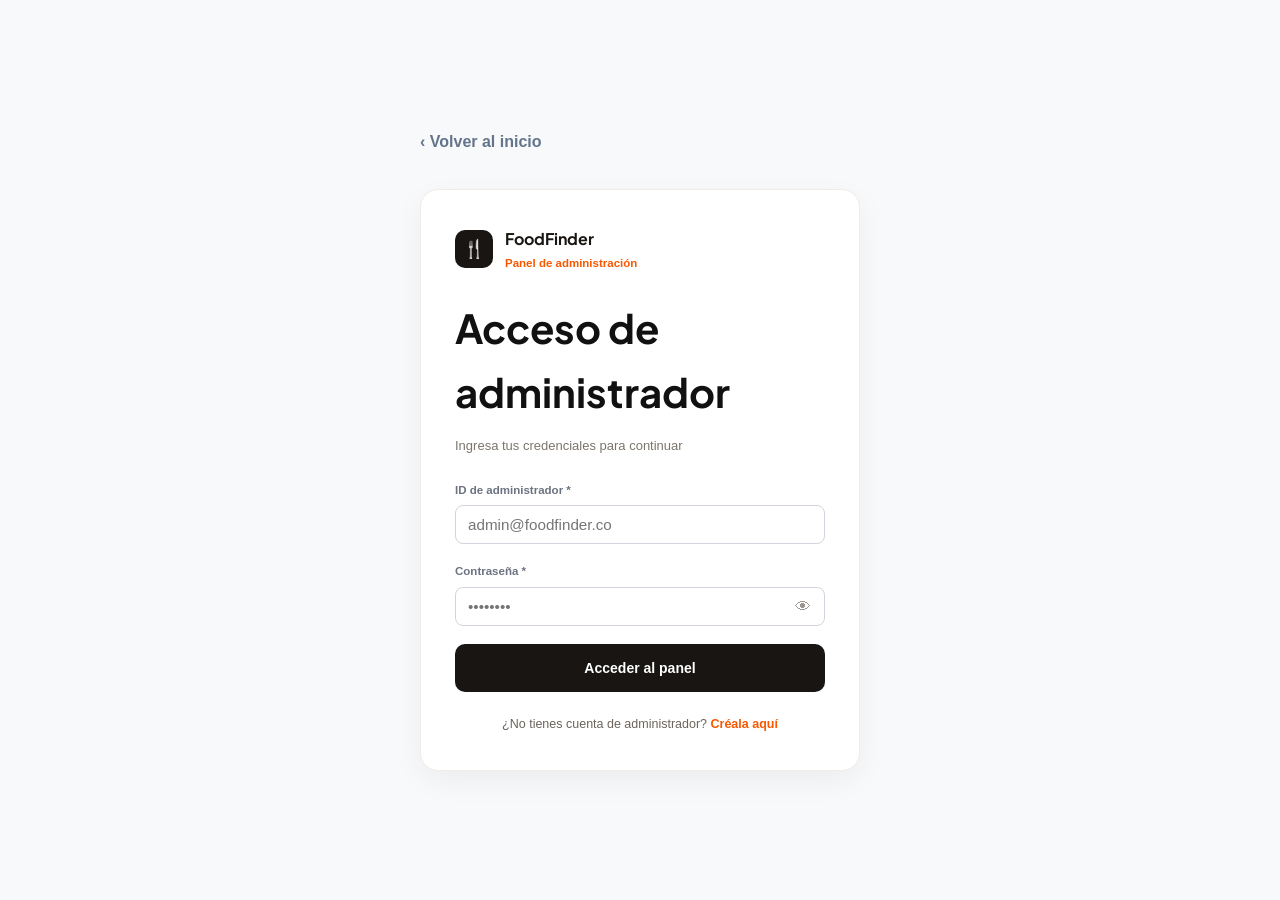
<file: FoodFinder_N/ArchivosM/administrador.html>
<!DOCTYPE html>
<html lang="es">
<head>
  <meta charset="UTF-8" />
  <meta name="viewport" content="width=device-width, initial-scale=1.0" />
  <title>FoodFinder - Panel de Administración</title>
  <link rel="stylesheet" href="estiloso.css" />
</head>
<body>

  <!-- Checkbox que cambia de Login a Panel al enviar el formulario -->
  <input type="checkbox" id="login-ok" class="state-toggle" />

  <!-- Controladores de pestañas dentro del panel -->
  <input type="radio" name="panel-nav" id="tab-dashboard" class="state-toggle" checked />
  <input type="radio" name="panel-nav" id="tab-restaurantes" class="state-toggle" />
  <input type="radio" name="panel-nav" id="tab-usuarios" class="state-toggle" />
  <input type="radio" name="panel-nav" id="tab-reservas" class="state-toggle" />
  <input type="radio" name="panel-nav" id="tab-resenas" class="state-toggle" />
  <input type="radio" name="panel-nav" id="tab-alertas" class="state-toggle" />
  <input type="radio" name="panel-nav" id="tab-configuracion" class="state-toggle" />

  <!-- ================= PANTALLA 1: LOGIN ================= -->
  <div class="login-screen">
    <div class="login-wrapper">
      <a href="index.html" class="back-link">‹ Volver al inicio</a>

      <div class="login-card">
        <div class="brand-header">
          <div class="brand-icon">🍴</div>
          <div>
            <div class="brand-title">FoodFinder</div>
            <div class="brand-subtitle">Panel de administración</div>
          </div>
        </div>

        <h1>Acceso de administrador</h1>
        <p class="description">Ingresa tus credenciales para continuar</p>

        <form action="#ir-al-panel" method="get">
          <div class="form-group">
            <label for="admin-id">ID de administrador *</label>
            <div class="input-box">
              <input type="email" id="admin-id" name="email" placeholder="admin@foodfinder.co" required />
            </div>
          </div>

          <div class="form-group">
            <label for="admin-pass">Contraseña *</label>
            <div class="input-box">
              <input type="password" id="admin-pass" name="password" placeholder="••••••••" required />
              <span class="eye-icon">👁</span>
            </div>
          </div>

          <!-- Botón de envío + enlace label para pasar al panel sin JS -->
          <label for="login-ok" class="btn-submit">Acceder al panel</label>
        </form>

        <div class="footer-note">
          ¿No tienes cuenta de administrador? <a href="#">Créala aquí</a>
        </div>
      </div>
    </div>
  </div>

  <!-- ================= PANTALLA 2: PANEL ================= -->
  <div class="panel-screen">
    <div class="app-layout">
      <aside class="sidebar">
        <div>
          <div class="sidebar-brand">
            <div class="brand-logo">🍴</div>
            <div>
              <div class="brand-name">FoodFinder</div>
              <div class="brand-role">Panel Admin</div>
            </div>
          </div>

          <div class="nav-section-title">Principal</div>
          <label for="tab-dashboard" class="nav-item"><span class="nav-item-left">⊞ Dashboard</span></label>
          <label for="tab-restaurantes" class="nav-item"><span class="nav-item-left">🍽 Restaurantes</span></label>
          <label for="tab-usuarios" class="nav-item"><span class="nav-item-left">👥 Usuarios</span></label>
          <label for="tab-reservas" class="nav-item"><span class="nav-item-left">📅 Reservas</span><span class="nav-badge orange">64</span></label>
          <label for="tab-resenas" class="nav-item"><span class="nav-item-left">★ Reseñas</span></label>

          <div class="nav-section-title">Sistema</div>
          <label for="tab-alertas" class="nav-item"><span class="nav-item-left">🔔 Alertas</span><span class="nav-badge red">3</span></label>
          <label for="tab-configuracion" class="nav-item"><span class="nav-item-left">⚙ Configuración</span></label>
        </div>

        <div class="sidebar-footer">
          <div class="user-mini">
            <div class="avatar-circle">LG</div>
            <div>
              <div class="user-mini-name">Laura Gómez</div>
              <div class="user-mini-role">Super admin</div>
            </div>
          </div>
          <label for="login-ok" class="logout-btn">↪ Cerrar sesión</label>
        </div>
      </aside>

      <div class="main-wrapper">
        <header class="topbar">
          <div class="topbar-title-group">
            <h2 id="title-dashboard" class="topbar-title-item">Dashboard</h2>
            <h2 id="title-restaurantes" class="topbar-title-item">Gestión de Restaurantes</h2>
            <h2 id="title-usuarios" class="topbar-title-item">Gestión de Usuarios</h2>
            <h2 id="title-reservas" class="topbar-title-item">Reservas</h2>
            <h2 id="title-resenas" class="topbar-title-item">Reseñas y Calificaciones</h2>
            <h2 id="title-alertas" class="topbar-title-item">Alertas del Sistema</h2>
            <h2 id="title-configuracion" class="topbar-title-item">Configuración</h2>
            <div class="topbar-date">FoodFinder · Bogotá · Viernes, 20 de noviembre de 2026</div>
          </div>

          <div class="topbar-right">
            <div class="search-global">
              <span>🔍</span>
              <input type="text" placeholder="Buscar en el panel..." />
            </div>
            <label for="tab-alertas" class="bell-btn" title="Ver alertas">🔔<span class="bell-dot"></span></label>
        </header>
        <main class="content-area">

          <!-- 1. DASHBOARD -->
          <section id="view-dashboard" class="view-section">
            <div class="grid-4">
              <div class="card">
                <div class="kpi-header"><div class="kpi-icon pill-orange">🍴</div><span class="kpi-pill pill-green">+2 este mes</span></div>
                <div class="kpi-value">6</div>
                <div class="kpi-label">Restaurantes activos</div>
                <div class="kpi-sub">2 pendientes de aprobación</div>
              </div>
              <div class="card">
                <div class="kpi-header"><div class="kpi-icon pill-blue">👥</div><span class="kpi-pill pill-green">+47 esta semana</span></div>
                <div class="kpi-value">1.248</div>
                <div class="kpi-label">Usuarios registrados</div>
                <div class="kpi-sub">823 clientes · 425 negocios</div>
              </div>
              <div class="card">
                <div class="kpi-header"><div class="kpi-icon pill-green">📅</div><span class="kpi-pill pill-orange">+18%</span></div>
                <div class="kpi-value">64</div>
                <div class="kpi-label">Reservas hoy</div>
                <div class="kpi-sub">48 confirmadas · 16 pendientes</div>
              </div>
              <div class="card">
                <div class="kpi-header"><div class="kpi-icon pill-purple">💲</div><span class="kpi-pill pill-green">+21%</span></div>
                <div class="kpi-value">$629.500</div>
                <div class="kpi-label">Ingresos del mes</div>
                <div class="kpi-sub">Planes Pro y Premium activos</div>
              </div>
            </div>

            <div class="dash-middle">
              <div class="card">
                <div class="card-header">
                  <div>
                    <div class="card-title">Reservas — última semana</div>
                    <div class="card-subtitle">Total: 394 reservas completadas</div>
                  </div>
                  <span class="kpi-pill pill-green">+18% vs semana anterior</span>
                </div>
                <div class="week-bars">
                  <div class="day-col"><div class="day-num">28</div><div class="day-name">Lun</div></div>
                  <div class="day-col"><div class="day-num">35</div><div class="day-name">Mar</div></div>
                  <div class="day-col"><div class="day-num">42</div><div class="day-name">Mié</div></div>
                  <div class="day-col"><div class="day-num">58</div><div class="day-name">Jue</div></div>
                  <div class="day-col"><div class="day-num">71</div><div class="day-name">Vie</div></div>
                  <div class="day-col"><div class="day-num">88</div><div class="day-name">Sáb</div></div>
                  <div class="day-col active"><div class="day-num">64</div><div class="day-name">Dom</div></div>
                </div>
              </div>

              <div class="card">
                <div class="card-header">
                  <div>
                    <div class="card-title">Top restaurantes hoy</div>
                    <div class="card-subtitle">Por número de reservas</div>
                  </div>
                </div>
                <div class="top-list">
                  <div class="top-item">
                    <div class="top-item-info"><span><span class="top-rank">1</span>El Muelle</span><span>22 res.</span></div>
                    <div class="progress-track"><div class="progress-fill" style="width: 92%"></div></div>
                  </div>
                  <div class="top-item">
                    <div class="top-item-info"><span><span class="top-rank">2</span>El Rincón Sabanero</span><span>18 res.</span></div>
                    <div class="progress-track"><div class="progress-fill" style="width: 78%"></div></div>
                  </div>
                  <div class="top-item">
                    <div class="top-item-info"><span><span class="top-rank">3</span>La Fogata de Suba</span><span>12 res.</span></div>
                    <div class="progress-track"><div class="progress-fill" style="width: 55%"></div></div>
                  </div>
                  <div class="top-item">
                    <div class="top-item-info"><span><span class="top-rank">4</span>Nonna Roma</span><span>7 res.</span></div>
                    <div class="progress-track"><div class="progress-fill" style="width: 34%"></div></div>
                  </div>
                  <div class="top-item">
                    <div class="top-item-info"><span><span class="top-rank">5</span>Verde &amp; Mar</span><span>5 res.</span></div>
                    <div class="progress-track"><div class="progress-fill" style="width: 24%"></div></div>
                  </div>
                </div>
              </div>
            </div>

            <div class="dash-middle" style="margin-bottom: 0;">
              <div class="card">
                <div class="card-header">
                  <div class="card-title">Actividad reciente</div>
                  <label for="tab-alertas" class="link-accent">Ver todo</label>
                </div>
                <div class="activity-list">
                  <div class="activity-row"><span class="act-dot" style="background:#22c55e"></span><div><div class="act-text">Nueva reserva: FF-A7K2M1 · Valentina M. en La Fogata</div><div class="act-time">Hace 3 min</div></div></div>
                  <div class="activity-row"><span class="act-dot" style="background:#f59e0b"></span><div><div class="act-text">Nuevo restaurante pendiente: Casa Medina solicita aprobación</div><div class="act-time">Hace 28 min</div></div></div>
                  <div class="activity-row"><span class="act-dot" style="background:#eab308"></span><div><div class="act-text">Nueva reseña 5★ · El Muelle recibió calificación máxima</div><div class="act-time">Hace 1 h</div></div></div>
                  <div class="activity-row"><span class="act-dot" style="background:#ef4444"></span><div><div class="act-text">Reserva cancelada: FF-82V4R9 · Andrés López en Sakura</div><div class="act-time">Hace 2 h</div></div></div>
                  <div class="activity-row"><span class="act-dot" style="background:#a855f7"></span><div><div class="act-text">Plan actualizado · El Rincón Sabanero pasó a Premium</div><div class="act-time">Hace 3 h</div></div></div>
                </div>
              </div>

              <div class="card">
                <div class="card-header">
                  <div>
                    <div class="card-title">Ingresos por plan</div>
                    <div class="card-subtitle">Mes actual · Agosto 2026</div>
                  </div>
                </div>
                <div class="donut-container">
                  <div class="donut-ring">
                    <div class="donut-hole"><strong>$629k</strong><span>Total</span></div>
                  </div>
                  <div class="plan-legend">
                    <div class="legend-row"><span>🟠 Premium <span class="badge pill-gray" style="padding:1px 6px;">×2</span></span><strong>$359.800</strong></div>
                    <div class="legend-row"><span>⚫ Pro <span class="badge pill-gray" style="padding:1px 6px;">×3</span></span><strong>$269.700</strong></div>
                    <div class="legend-total"><span>Total mensual</span><span>$629.500</span></div>
                  </div>
                </div>
              </div>
            </div>
          </section>

          <!-- 2. RESTAURANTES -->
          <section id="view-restaurantes" class="view-section">
            <div class="toolbar">
              <div class="toolbar-left">
                <input type="text" class="filter-input" placeholder="Buscar restaurante o propietario..." />
                <select class="filter-select"><option>Todos los estados</option><option>Activo</option><option>Pendiente</option><option>Suspendido</option></select>
              </div>
              <button class="btn-primary">+ Agregar restaurante</button>
            </div>

            <div class="alert-banner">
              <span>⚠️ <strong>2 restaurantes</strong> esperan tu aprobación. Revísalos y aprueba sus documentos antes de activarlos.</span>
              <span class="banner-action">Revisar ahora →</span>
            </div>

            <div class="table-card">
              <table>
                <thead>
                  <tr><th>Restaurante</th><th>Propietario</th><th>Estado</th><th>Plan</th><th>Rating</th><th>Reservas hoy</th><th>Acciones</th></tr>
                </thead>
                <tbody>
                  <tr><td><div class="cell-main">La Fogata de Suba</div><div class="cell-sub">Parrilla · Suba Centro</div></td><td>Carlos Rodríguez</td><td><span class="badge pill-green">Activo</span></td><td><span class="badge pill-orange">Pro</span></td><td>⭐ <strong>4.8</strong></td><td><strong>12</strong></td><td><div class="action-icons"><span class="action-btn">👁</span><span class="action-btn">✎</span><span class="action-btn">🗑</span></div></td></tr>
                  <tr><td><div class="cell-main">Nonna Roma</div><div class="cell-sub">Italiana · Suba Rincón</div></td><td>María Conti</td><td><span class="badge pill-green">Activo</span></td><td><span class="badge pill-gray">Básico</span></td><td>⭐ <strong>4.6</strong></td><td><strong>7</strong></td><td><div class="action-icons"><span class="action-btn">👁</span><span class="action-btn">✎</span><span class="action-btn">🗑</span></div></td></tr>
                  <tr><td><div class="cell-main">El Rincón Sabanero</div><div class="cell-sub">Colombiana · Suba Niza</div></td><td>Jorge Patiño</td><td><span class="badge pill-green">Activo</span></td><td><span class="badge pill-purple">Premium</span></td><td>⭐ <strong>4.7</strong></td><td><strong>18</strong></td><td><div class="action-icons"><span class="action-btn">👁</span><span class="action-btn">✎</span><span class="action-btn">🗑</span></div></td></tr>
                  <tr><td><div class="cell-main">Sakura Fusion</div><div class="cell-sub">Japonesa · Suba Aures</div></td><td>Yuki Tanaka</td><td><span class="badge pill-yellow">Pendiente</span></td><td><span class="badge pill-orange">Pro</span></td><td>⭐ <strong>4.5</strong></td><td><strong>0</strong></td><td><div class="action-icons"><span class="action-btn ok">✓</span><span class="action-btn ko">✕</span><span class="action-btn">👁</span></div></td></tr>
                  <tr><td><div class="cell-main">Verde &amp; Mar</div><div class="cell-sub">Saludable · Suba La Gaitana</div></td><td>Andrea Soto</td><td><span class="badge pill-green">Activo</span></td><td><span class="badge pill-gray">Básico</span></td><td>⭐ <strong>4.4</strong></td><td><strong>5</strong></td><td><div class="action-icons"><span class="action-btn">👁</span><span class="action-btn">✎</span><span class="action-btn">🗑</span></div></td></tr>
                  <tr><td><div class="cell-main">Fuego Lento</div><div class="cell-sub">Tipo diner · Suba Tibabuyes</div></td><td>Felipe Arango</td><td><span class="badge pill-red">Suspendido</span></td><td><span class="badge pill-orange">Pro</span></td><td>⭐ <strong>4.3</strong></td><td><strong>0</strong></td><td><div class="action-icons"><span class="action-btn">👁</span><span class="action-btn">✎</span><span class="action-btn">🗑</span></div></td></tr>
                  <tr><td><div class="cell-main">Casa Medina</div><div class="cell-sub">Mediterránea · Suba Compartir</div></td><td>Luis Medina</td><td><span class="badge pill-yellow">Pendiente</span></td><td><span class="badge pill-gray">Básico</span></td><td><span class="cell-sub">Sin reseñas</span></td><td><strong>0</strong></td><td><div class="action-icons"><span class="action-btn ok">✓</span><span class="action-btn ko">✕</span><span class="action-btn">👁</span></div></td></tr>
                  <tr><td><div class="cell-main">El Muelle</div><div class="cell-sub">Mariscos · Suba Prado Veraniego</div></td><td>Diana Torres</td><td><span class="badge pill-green">Activo</span></td><td><span class="badge pill-purple">Premium</span></td><td>⭐ <strong>4.9</strong></td><td><strong>22</strong></td><td><div class="action-icons"><span class="action-btn">👁</span><span class="action-btn">✎</span><span class="action-btn">🗑</span></div></td></tr>
                </tbody>
              </table>
            </div>
          </section>

          <!-- 3. USUARIOS -->
          <section id="view-usuarios" class="view-section">
            <div class="summary-strip">
              <div class="stat-box dark"><div class="stat-box-num">1.248</div><div class="stat-box-label">Total usuarios</div></div>
              <div class="stat-box blue"><div class="stat-box-num">823</div><div class="stat-box-label">Clientes activos</div></div>
              <div class="stat-box orange"><div class="stat-box-num">425</div><div class="stat-box-label">Negocios</div></div>
              <div class="stat-box red"><div class="stat-box-num">12</div><div class="stat-box-label">Bloqueados</div></div>
            </div>

            <div class="toolbar">
              <div class="toolbar-left">
                <input type="text" class="filter-input" placeholder="Buscar por nombre o correo..." />
                <select class="filter-select"><option>Todos los roles</option><option>Cliente</option><option>Negocio</option></select>
                <select class="filter-select"><option>Todos los estados</option><option>Activo</option><option>Bloqueado</option><option>Inactivo</option></select>
              </div>
              <button class="btn-primary">+ Agregar usuario</button>
            </div>

            <div class="table-card">
              <table>
                <thead>
                  <tr><th>Usuario</th><th>Contacto</th><th>Rol</th><th>Estado</th><th>Reservas</th><th>Registro</th><th>Acciones</th></tr>
                </thead>
                <tbody>
                  <tr><td><div class="user-cell"><span class="initial-badge">V</span><span class="cell-main">Valentina Martínez</span></div></td><td><div>valentina.m@gmail.com</div><div class="cell-sub">+57 310 456 7890</div></td><td><span class="badge pill-blue">Cliente</span></td><td><span class="badge pill-green">Activo</span></td><td><strong>14</strong></td><td>Mar 2025</td><td><div class="action-icons"><span class="action-btn">👁</span><span class="action-btn">🚫</span></div></td></tr>
                  <tr><td><div class="user-cell"><span class="initial-badge">C</span><span class="cell-main">Carlos Rodríguez</span></div></td><td><div>carlos@lafogata.com</div><div class="cell-sub">+57 320 987 6543</div></td><td><span class="badge pill-orange">Negocio</span></td><td><span class="badge pill-green">Activo</span></td><td>—</td><td>Ene 2025</td><td><div class="action-icons"><span class="action-btn">👁</span><span class="action-btn">🚫</span></div></td></tr>
                  <tr><td><div class="user-cell"><span class="initial-badge">S</span><span class="cell-main">Sofía Morales</span></div></td><td><div>sofia.morales@hotmail.com</div><div class="cell-sub">+57 315 712 8899</div></td><td><span class="badge pill-blue">Cliente</span></td><td><span class="badge pill-green">Activo</span></td><td><strong>6</strong></td><td>Ene 2026</td><td><div class="action-icons"><span class="action-btn">👁</span><span class="action-btn">🚫</span></div></td></tr>
                  <tr><td><div class="user-cell"><span class="initial-badge">A</span><span class="cell-main">Andrés López</span></div></td><td><div>andres.l@gmail.com</div><div class="cell-sub">+57 300 333 4455</div></td><td><span class="badge pill-blue">Cliente</span></td><td><span class="badge pill-red">Bloqueado</span></td><td><strong>2</strong></td><td>Nov 2025</td><td><div class="action-icons"><span class="action-btn">👁</span><span class="action-btn">✓</span></div></td></tr>
                  <tr><td><div class="user-cell"><span class="initial-badge">M</span><span class="cell-main">María Conti</span></div></td><td><div>nonnaroma@gmail.com</div><div class="cell-sub">+57 318 654 3210</div></td><td><span class="badge pill-orange">Negocio</span></td><td><span class="badge pill-green">Activo</span></td><td>—</td><td>Mar 2025</td><td><div class="action-icons"><span class="action-btn">👁</span><span class="action-btn">🚫</span></div></td></tr>
                  <tr><td><div class="user-cell"><span class="initial-badge">F</span><span class="cell-main">Felipe Arango</span></div></td><td><div>fuegolento@outlook.com</div><div class="cell-sub">+57 304 599 6677</div></td><td><span class="badge pill-orange">Negocio</span></td><td><span class="badge pill-gray">Inactivo</span></td><td>—</td><td>Feb 2025</td><td><div class="action-icons"><span class="action-btn">👁</span><span class="action-btn">🚫</span></div></td></tr>
                  <tr><td><div class="user-cell"><span class="initial-badge">N</span><span class="cell-main">Natalia Castro</span></div></td><td><div>naty.castro@gmail.com</div><div class="cell-sub">+57 311 888 9900</div></td><td><span class="badge pill-blue">Cliente</span></td><td><span class="badge pill-green">Activo</span></td><td><strong>21</strong></td><td>Oct 2024</td><td><div class="action-icons"><span class="action-btn">👁</span><span class="action-btn">🚫</span></div></td></tr>
                  <tr><td><div class="user-cell"><span class="initial-badge">R</span><span class="cell-main">Roberto Ospina</span></div></td><td><div>r.ospina@hotmail.com</div><div class="cell-sub">+57 316 222 3344</div></td><td><span class="badge pill-blue">Cliente</span></td><td><span class="badge pill-green">Activo</span></td><td><strong>3</strong></td><td>May 2026</td><td><div class="action-icons"><span class="action-btn">👁</span><span class="action-btn">🚫</span></div></td></tr>
                </tbody>
              </table>
            </div>
          </section>

          <!-- 4. RESERVAS -->
          <section id="view-reservas" class="view-section">
            <div class="summary-strip">
              <div class="stat-box green"><div class="stat-box-num">4</div><div class="stat-box-label">Confirmadas</div></div>
              <div class="stat-box orange"><div class="stat-box-num">1</div><div class="stat-box-label">Pendientes</div></div>
              <div class="stat-box red"><div class="stat-box-num">1</div><div class="stat-box-label">Canceladas</div></div>
              <div class="stat-box blue"><div class="stat-box-num">1</div><div class="stat-box-label">Completadas</div></div>
            </div>

            <div class="toolbar">
              <div class="toolbar-left">
                <input type="text" class="filter-input" placeholder="Buscar por código, cliente o restaurante..." />
                <select class="filter-select"><option>Todos los estados</option><option>Confirmada</option><option>Pendiente</option><option>Cancelada</option><option>Completada</option></select>
              </div>
              <button class="btn-outline">⬇ Exportar CSV</button>
            </div>

            <div class="table-card">
              <table>
                <thead>
                  <tr><th>Código</th><th>Cliente</th><th>Restaurante</th><th>Fecha / Hora</th><th>Comensales</th><th>Ocasión</th><th>Estado</th><th>Acciones</th></tr>
                </thead>
                <tbody>
                  <tr><td><strong>FF-A7K2M1</strong></td><td>Valentina Martínez</td><td>La Fogata de Suba</td><td><div>20 ago 2026</div><div class="cell-sub">20:00 · Mesa 04</div></td><td>2 personas</td><td>Aniversario</td><td><span class="badge pill-green">Confirmada</span></td><td><span class="action-btn">👁</span></td></tr>
                  <tr><td><strong>FF-93B8P4</strong></td><td>Natalia Castro</td><td>El Muelle</td><td><div>20 ago 2026</div><div class="cell-sub">13:30 · Mesa 11</div></td><td>4 personas</td><td>—</td><td><span class="badge pill-green">Confirmada</span></td><td><span class="action-btn">👁</span></td></tr>
                  <tr><td><strong>FF-C4D9E7</strong></td><td>Sofía Morales</td><td>Nonna Roma</td><td><div>21 ago 2026</div><div class="cell-sub">21:00 · Mesa 08</div></td><td>6 personas</td><td>Cumpleaños</td><td><span class="badge pill-yellow">Pendiente</span></td><td><div class="action-icons"><span class="action-btn ok">✓</span><span class="action-btn ko">✕</span></div></td></tr>
                  <tr><td><strong>FF-5534T8</strong></td><td>Roberto Ospina</td><td>El Rincón Sabanero</td><td><div>20 ago 2026</div><div class="cell-sub">14:00 · Mesa 02</div></td><td>5 personas</td><td>—</td><td><span class="badge pill-green">Confirmada</span></td><td><span class="action-btn">👁</span></td></tr>
                  <tr><td><strong>FF-82V4R9</strong></td><td>Andrés López</td><td>Sakura Fusion</td><td><div>22 ago 2026</div><div class="cell-sub">19:30 · Mesa 06</div></td><td>2 personas</td><td>Cita romántica</td><td><span class="badge pill-red">Cancelada</span></td><td><span class="action-btn">👁</span></td></tr>
                  <tr><td><strong>FF-71W3K5</strong></td><td>Valentina Martínez</td><td>Verde &amp; Mar</td><td><div>19 ago 2026</div><div class="cell-sub">13:00 · Mesa 03</div></td><td>3 personas</td><td>—</td><td><span class="badge pill-blue">Completada</span></td><td><span class="action-btn">👁</span></td></tr>
                  <tr><td><strong>FF-60X1Z2</strong></td><td>Natalia Castro</td><td>Fuego Lento</td><td><div>19 ago 2026</div><div class="cell-sub">20:30 · Mesa 14</div></td><td>4 personas</td><td>Reunión de negocios</td><td><span class="badge pill-green">Confirmada</span></td><td><span class="action-btn">👁</span></td></tr>
                </tbody>
              </table>
            </div>
          </section>

          <!-- 5. RESEÑAS -->
          <section id="view-resenas" class="view-section">
            <div class="summary-strip cols-3">
              <div class="stat-box dark"><div class="stat-box-num">1.384</div><div class="stat-box-label">Total reseñas</div></div>
              <div class="stat-box red"><div class="stat-box-num">3</div><div class="stat-box-label">Reportadas</div></div>
              <div class="stat-box orange"><div class="stat-box-num">7</div><div class="stat-box-label">En revisión</div></div>
            </div>

            <div class="toolbar">
              <div class="toolbar-left">
                <input type="text" class="filter-input" placeholder="Buscar en reseñas y calificaciones..." />
                <select class="filter-select"><option>Todos los estados</option><option>Publicada</option><option>Reportada</option><option>En revisión</option></select>
              </div>
            </div>

            <div class="table-card">
              <table>
                <thead>
                  <tr><th>Cliente</th><th>Restaurante</th><th>Calificación</th><th>Comentario</th><th>Fecha</th><th>Estado</th><th>Acciones</th></tr>
                </thead>
                <tbody>
                  <tr><td><strong>Valentina Martínez</strong></td><td>La Fogata de Suba</td><td class="stars">★★★★★</td><td>Una experiencia increíble. El bife al trapo es simpl...</td><td>20 jul 2026</td><td><span class="badge pill-green">Publicada</span></td><td><span class="action-btn">🗑</span></td></tr>
                  <tr><td><strong>Carlos R.</strong></td><td>El Rincón Sabanero</td><td class="stars">★★★★★</td><td>El mejor churrasco de toda la zona norte. El ambien...</td><td>18 jul 2026</td><td><span class="badge pill-green">Publicada</span></td><td><span class="action-btn">🗑</span></td></tr>
                  <tr><td><strong>Andrés L.</strong></td><td>Fuego Lento</td><td class="stars">★☆☆☆☆</td><td>Pésimo servicio, tardaron más de 2 horas y la comid...</td><td>15 jul 2026</td><td><span class="badge pill-red">Reportada</span></td><td><div class="action-icons"><span class="action-btn ok">✓</span><span class="action-btn">🗑</span></div></td></tr>
                  <tr><td><strong>Mariana G.</strong></td><td>Nonna Roma</td><td class="stars">★★★★★</td><td>La pizza margherita es de otro nivel. La masa es pe...</td><td>10 ago 2026</td><td><span class="badge pill-green">Publicada</span></td><td><span class="action-btn">🗑</span></td></tr>
                  <tr><td><strong>Sofía M.</strong></td><td>Verde &amp; Mar</td><td class="stars">★★★★☆</td><td>El bowl de quinua está delicioso. Me encantaron lo...</td><td>05 ago 2026</td><td><span class="badge pill-green">Publicada</span></td><td><span class="action-btn">🗑</span></td></tr>
                  <tr><td><strong>Felipe A.</strong></td><td>Fuego Lento</td><td class="stars">★★★☆☆</td><td>Las hamburguesas buenas pero el servicio podría...</td><td>01 ago 2026</td><td><span class="badge pill-yellow">En revisión</span></td><td><div class="action-icons"><span class="action-btn ok">✓</span><span class="action-btn">🗑</span></div></td></tr>
                </tbody>
              </table>
            </div>
          </section>

          <!-- 6. ALERTAS -->
          <section id="view-alertas" class="view-section">
            <div class="toolbar">
              <span class="alert-counter"><strong>3 alertas</strong> sin leer</span>
              <span class="banner-action">Marcar todas como leídas</span>
            </div>

            <div class="alert-card unread">
              <div><div class="alert-title">⚠️ Restaurante pendiente de aprobación</div><div class="alert-desc">Casa Medina y Sakura Fusion llevan más de 48h esperando validación. Revisa los documentos enviados.</div><div class="cell-sub">Hace 1h</div></div>
              <div class="alert-actions"><span class="mark-read">Marcar leída</span><label for="tab-restaurantes" class="link-accent">Ver →</label></div>
            </div>

            <div class="alert-card unread">
              <div><div class="alert-title">🔴 Fuego Lento — suspensión activa</div><div class="alert-desc">El restaurante fue suspendido por 3 quejas de clientes en los últimos 7 días. Requiere revisión antes de reactivar.</div><div class="cell-sub">Hace 3h</div></div>
              <div class="alert-actions"><span class="mark-read">Marcar leída</span><label for="tab-restaurantes" class="link-accent">Ver →</label></div>
            </div>

            <div class="alert-card unread">
              <div><div class="alert-title">🟠 Nuevo récord de reservas</div><div class="alert-desc">Hoy se alcanzaron 64 reservas activas, el máximo histórico en FoodFinder Suba. ¡Excelente!</div><div class="cell-sub">Hace 5h</div></div>
              <div class="alert-actions"><span class="mark-read">Marcar leída</span><label for="tab-reservas" class="link-accent">Ver →</label></div>
            </div>

            <div class="alert-card">
              <div><div class="alert-title">Usuario bloqueado reportado</div><div class="alert-desc">Andrés López fue bloqueado automáticamente por 3 cancelaciones tardías consecutivas. Revisar caso.</div><div class="cell-sub">Hace 1d</div></div>
              <label for="tab-usuarios" class="link-accent">Ver →</label>
            </div>

            <div class="alert-card">
              <div><div class="alert-title">El Muelle alcanzó 4.9 ⭐</div><div class="alert-desc">El Muelle es ahora el restaurante mejor calificado de FoodFinder Suba con 4.9 sobre 5.</div><div class="cell-sub">Hace 2d</div></div>
              <label for="tab-resenas" class="link-accent">Ver →</label>
            </div>

            <div class="alert-card">
              <div><div class="alert-title">Actualización de plan — El Rincón Sabanero</div><div class="alert-desc">El Rincón Sabanero actualizó su plan de Pro a Premium. Ingresos mensuales actualizados.</div><div class="cell-sub">Hace 3d</div></div>
              <label for="tab-dashboard" class="link-accent">Ver →</label>
            </div>
          </section>

          <!-- 7. CONFIGURACIÓN -->
          <section id="view-configuracion" class="view-section">
            <div class="config-section">
              <h3>General del sistema</h3>
              <div class="config-row"><div><div class="cell-main">Nombre de la plataforma</div><div class="cell-sub">Identificador público de la app</div></div><input type="text" class="config-input" value="FoodFinder" /></div>
              <div class="config-row"><div><div class="cell-main">Ciudad principal</div><div class="cell-sub">Zona de operación activa</div></div><input type="text" class="config-input" value="Bogotá · Suba" /></div>
              <div class="config-row"><div><div class="cell-main">Correo de soporte</div><div class="cell-sub">Visible para usuarios y negocios</div></div><input type="email" class="config-input" value="soporte@foodfinder.co" /></div>
            </div>

            <div class="config-section">
              <h3>Notificaciones y automatización</h3>
              <div class="config-row"><div><div class="cell-main">Notificaciones por email</div><div class="cell-sub">Enviar confirmaciones automáticas a usuarios</div></div><label class="switch"><input type="checkbox" checked /><span class="slider"></span></label></div>
              <div class="config-row"><div><div class="cell-main">Aprobación automática de negocios</div><div class="cell-sub">Activar sin verificación manual (requiere documentos)</div></div><label class="switch"><input type="checkbox" /><span class="slider"></span></label></div>
              <div class="config-row"><div><div class="cell-main">Modo mantenimiento</div><div class="cell-sub">Desactiva el acceso público temporalmente</div></div><label class="switch"><input type="checkbox" /><span class="slider"></span></label></div>
            </div>

            <div class="config-section">
              <h3>Planes y tarifas</h3>
              <p class="card-subtitle" style="margin-bottom: 16px;">Configura los precios y límites de cada plan.</p>

              <div class="plan-box">
                <div class="plan-top">
                  <div><span class="badge pill-gray">Plan Básico</span><div class="plan-price">Gratis <span class="plan-limit">· 50 reservas/mes</span></div></div>
                  <button class="btn-outline">✎ Editar</button>
                </div>
                <div class="plan-tags"><span class="plan-tag">Perfil estándar</span><span class="plan-tag">Soporte por email</span><span class="plan-tag">Panel básico de estadísticas</span></div>
              </div>

              <div class="plan-box highlight">
                <div class="plan-top">
                  <div><span class="badge pill-orange">Plan Pro</span> <span class="popular-tag">Más popular</span><div class="plan-price">$89.900 COP/mes <span class="plan-limit">· Reservas ilimitadas</span></div></div>
                  <button class="btn-outline">✎ Editar</button>
                </div>
                <div class="plan-tags"><span class="plan-tag">Perfil destacado</span><span class="plan-tag">Estadísticas avanzadas</span><span class="plan-tag">Soporte prioritario</span><span class="plan-tag">Notificaciones WhatsApp</span></div>
              </div>

              <div class="plan-box">
                <div class="plan-top">
                  <div><span class="badge pill-purple">Plan Premium</span> <span class="premium-tag">Premium</span><div class="plan-price">$179.900 COP/mes <span class="plan-limit">· Reservas ilimitadas</span></div></div>
                  <button class="btn-outline">✎ Editar</button>
                </div>
                <div class="plan-tags"><span class="plan-tag">Posición top en página de inicio</span><span class="plan-tag">Publicidad dentro de FoodFinder</span><span class="plan-tag">Gestor de cuenta dedicado</span></div>
              </div>

              <button class="btn-primary" style="margin-top: 6px;">Guardar cambios generales</button>
            </div>
          </section>

        </main>
      </div>
    </div>
  </div>

</body>
</html>
</file>
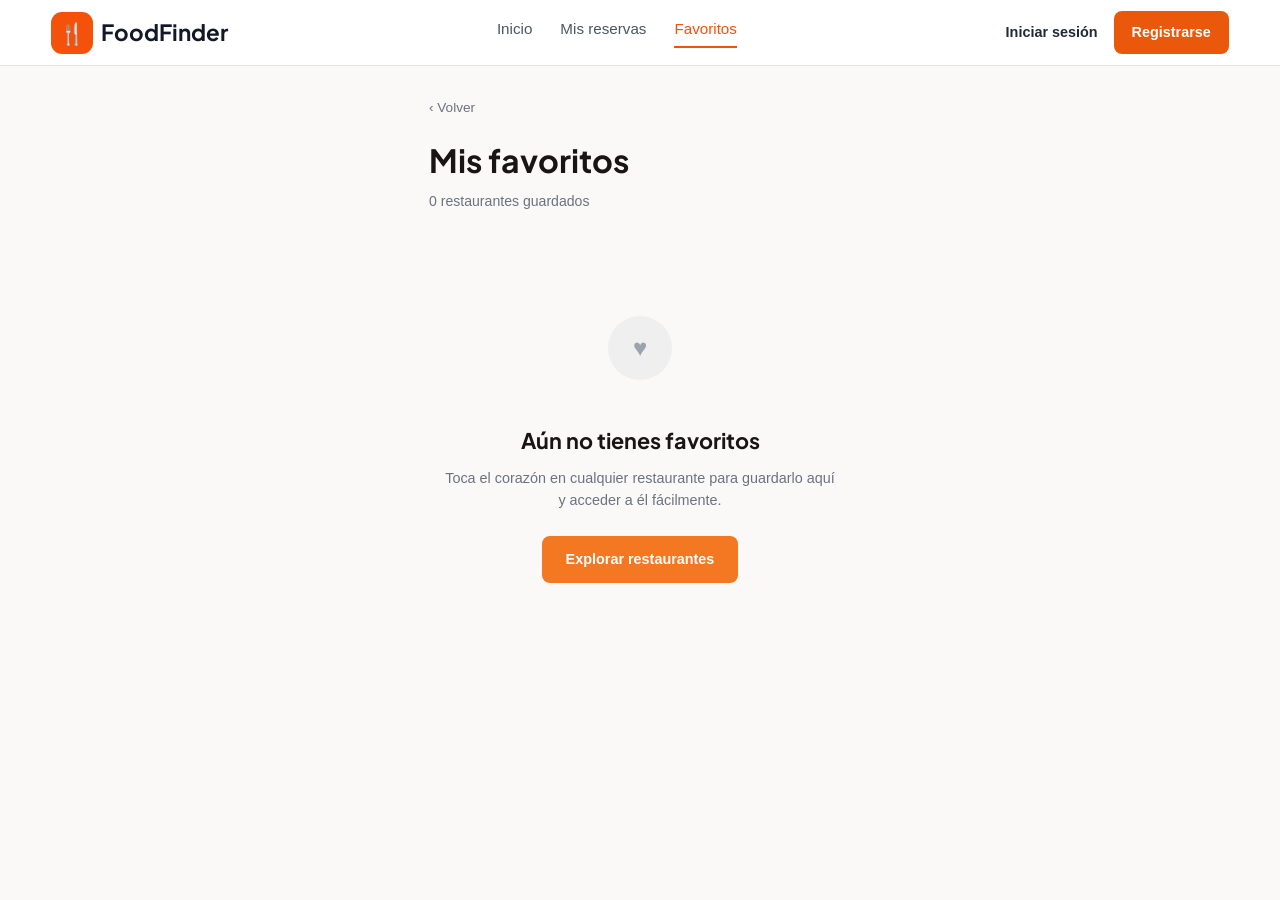
<file: FoodFinder_N/ArchivosM/favoritos.html>
<!DOCTYPE html>
<html lang="es">
<head>
    <meta charset="UTF-8">
    <meta name="viewport" content="width=device-width, initial-scale=1.0">
    <title>FoodFinder - Mis favoritos</title>
    <link rel="stylesheet" href="estiloso.css">
</head>
<body class="fav-body">

    <header class="navbar">
        <a href="index.html" class="brand">
            <span class="logo-icon">&#127860;</span>
            <span>FoodFinder</span>
        </a>

        <nav class="nav-links">
            <a href="index.html" class="nav-link">Inicio</a>
            <a href="misreservas.html" class="nav-link">Mis reservas</a>
            <a href="favoritos.html" class="nav-link active" aria-current="page">Favoritos</a>
        </nav>

        <div class="nav-actions">
            <a href="inicio_sesion.html" class="link-login">Iniciar sesión</a>
            <a href="Registrarse.html" class="btn-orange">Registrarse</a>
        </div>
    </header>

    <main class="fav-container">
        <a href="index.html" class="fav-back">&lsaquo; Volver</a>

        <h1 class="fav-title">Mis favoritos</h1>
        <p class="fav-count">0 restaurantes guardados</p>

        <div class="fav-empty">
            <div class="fav-icon-circle">&hearts;</div>
            <h2 class="fav-empty-title">Aún no tienes favoritos</h2>
            <p class="fav-empty-desc">
                Toca el corazón en cualquier restaurante para guardarlo aquí y acceder a él fácilmente.
            </p>
            <a href="index.html" class="fav-btn-explore">Explorar restaurantes</a>
        </div>
    </main>

</body>
</html>
</file>
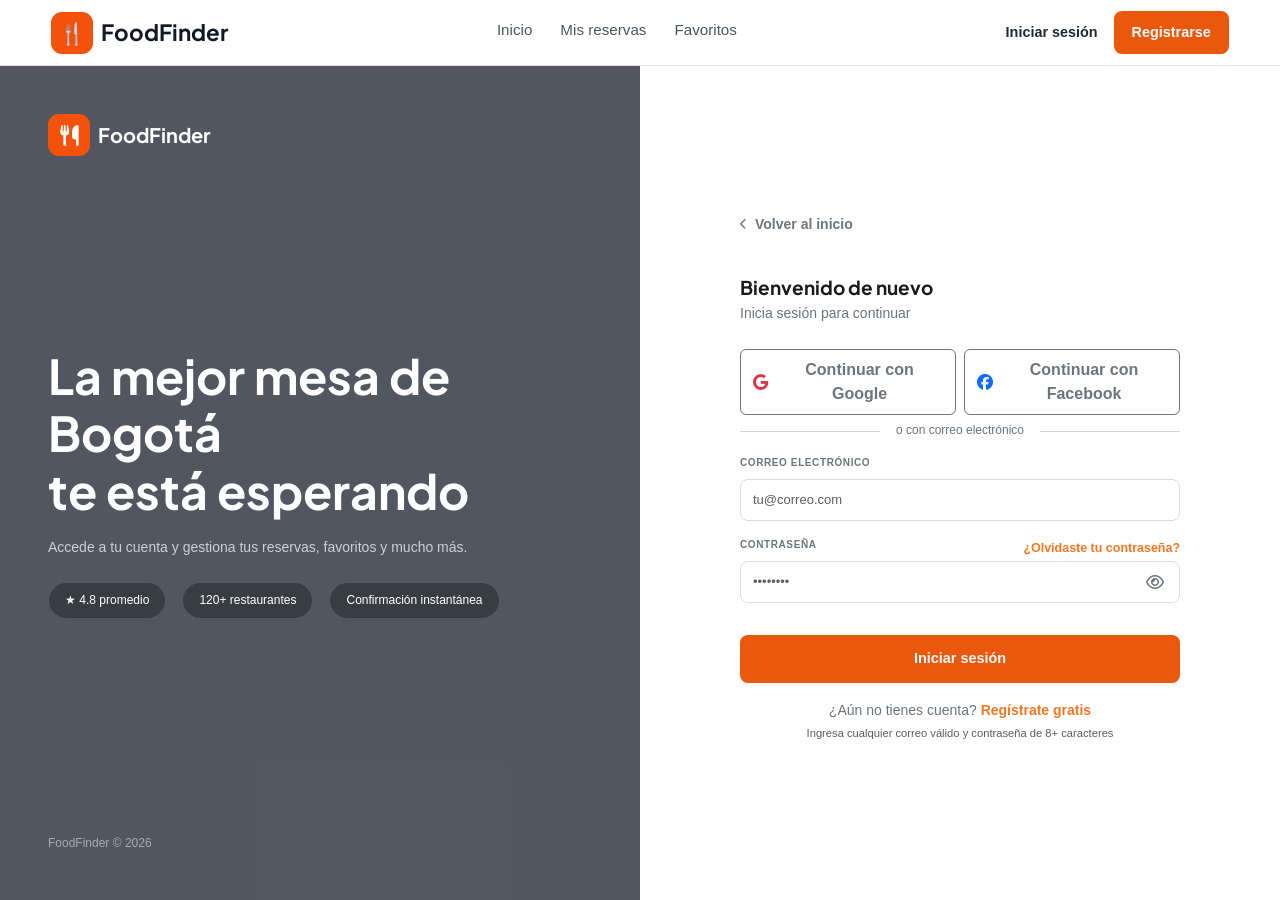
<file: FoodFinder_N/ArchivosM/iniciar-sesion.html>
<!DOCTYPE html>
<html lang="es">
<head>
    <meta charset="UTF-8">
    <meta http-equiv="refresh" content="0; url=inicio_sesion.html">
    <title>Redirigiendo a iniciar sesión</title>
</head>
<body>
    <p>Redirigiendo a <a href="inicio_sesion.html">Iniciar sesión</a>...</p>
</body>
</html>
</file>
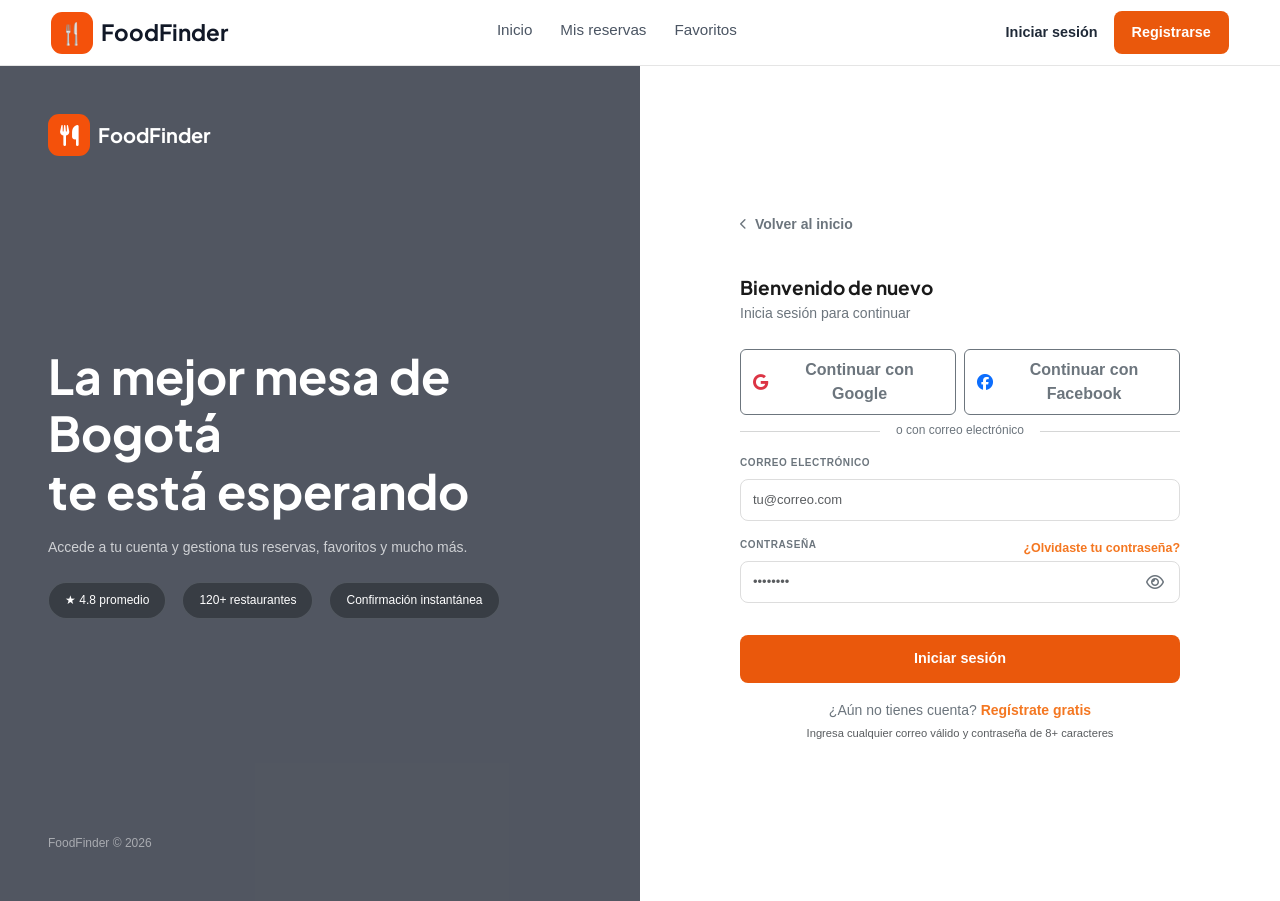
<file: FoodFinder_N/ArchivosM/inicio_sesion.html>
<!DOCTYPE html>
<html lang="es">
<head>
    <meta charset="UTF-8">
    <meta name="viewport" content="width=device-width, initial-scale=1.0">
    <title>FoodFinder - Iniciar sesión</title>
    <!-- Bootstrap 5 CSS -->
    <link href="https://cdn.jsdelivr.net/npm/bootstrap@5.3.3/dist/css/bootstrap.min.css" rel="stylesheet">
    <!-- Google Fonts -->
    <link rel="preconnect" href="https://fonts.googleapis.com">
    <link rel="preconnect" href="https://fonts.gstatic.com" crossorigin>
    <link href="https://fonts.googleapis.com/css2?family=Playfair+Display:wght@700&family=Plus+Jakarta+Sans:wght@400;500;600;700&display=swap" rel="stylesheet">
    <!-- Font Awesome -->
    <link rel="stylesheet" href="https://cdnjs.cloudflare.com/ajax/libs/font-awesome/6.4.0/css/all.min.css">
    <!-- Tu archivo CSS externo -->
    <link rel="stylesheet" href="estiloso.css">
</head>
<body>

    <!-- NAVBAR -->
    <header class="navbar">
        <a href="index.html" class="brand">
            <span class="logo-icon">&#127860;</span>
            <span>FoodFinder</span>
        </a>

        <nav class="nav-links">
            <a href="index.html" class="nav-link">Inicio</a>
            <a href="misreservas.html" class="nav-link">Mis reservas</a>
            <a href="favoritos.html" class="nav-link">Favoritos</a>
        </nav>

        <div class="nav-actions">
            <a href="inicio_sesion.html" class="link-login">Iniciar sesión</a>
            <a href="Registrarse.html" class="btn-orange">Registrarse</a>
        </div>
    </header>

    <!-- CONTENIDO PRINCIPAL DIVIDIDO EN 2 COLUMNAS -->
    <div class="container-fluid auth-layout p-0">
        <div class="row g-0 min-vh-90">
            
            <!-- Columna Izquierda: Imagen y Frase -->
            <div class="col-lg-6 auth-left-bg-login d-none d-lg-flex flex-column justify-content-between p-5 text-white position-relative">
                <div class="hero-overlay"></div>
                <div class="position-relative z-2">
                    <div class="d-flex align-items-center gap-2 font-serif fs-5 fw-bold mb-4">
                        <span class="logo-icon"><i class="fa-solid fa-utensils"></i></span>
                        <span>FoodFinder</span>
                    </div>
                </div>
                <div class="position-relative z-2 mb-5">
                    <h1 class="font-serif fw-bold display-5 mb-3">La mejor mesa de Bogotá<br>te está esperando</h1>
                    <p class="text-light opacity-75 mb-4" style="max-width: 440px;">Accede a tu cuenta y gestiona tus reservas, favoritos y mucho más.</p>
                    
                    <div class="d-flex gap-3 text-xs">
                        <span class="bg-dark bg-opacity-50 px-3 py-2 rounded-pill border border-secondary border-opacity-50">★ 4.8 promedio</span>
                        <span class="bg-dark bg-opacity-50 px-3 py-2 rounded-pill border border-secondary border-opacity-50">120+ restaurantes</span>
                        <span class="bg-dark bg-opacity-50 px-3 py-2 rounded-pill border border-secondary border-opacity-50">Confirmación instantánea</span>
                    </div>
                </div>
                <div class="position-relative z-2 text-xs opacity-50">
                    <span>FoodFinder © 2026</span>
                </div>
            </div>

            <!-- Columna Derecha: Formulario de Inicio de Sesión -->
            <div class="col-12 col-lg-6 d-flex align-items-center justify-content-center p-4 p-md-5 bg-white">
                <div class="w-100" style="max-width: 440px;">
                    <a href="index.html" class="text-decoration-none text-secondary small fw-semibold d-inline-flex align-items-center gap-2 mb-3">
                        <i class="fa-solid fa-chevron-left" style="font-size: 0.7rem;"></i> Volver al inicio
                    </a>
                    
                    <h2 class="font-serif fw-bold mb-1">Bienvenido de nuevo</h2>
                    <p class="text-secondary small mb-4">Inicia sesión para continuar</p>

                    <!-- Botones Sociales -->
                    <div class="row g-2 mb-3">
                        <div class="col-6">
                            <button type="button" class="btn btn-outline-secondary w-100 py-2 small fw-semibold d-flex align-items-center justify-content-center gap-2">
                                <i class="fa-brands fa-google text-danger"></i> Continuar con Google
                            </button>
                        </div>
                        <div class="col-6">
                            <button type="button" class="btn btn-outline-secondary w-100 py-2 small fw-semibold d-flex align-items-center justify-content-center gap-2">
                                <i class="fa-brands fa-facebook text-primary"></i> Continuar con Facebook
                            </button>
                        </div>
                    </div>

                    <div class="text-center position-relative my-3">
                        <hr class="text-muted opacity-25">
                        <span class="position-absolute top-50 start-50 translate-middle bg-white px-3 text-secondary" style="font-size: 0.75rem;">
                            o con correo electrónico
                        </span>
                    </div>

                    <form onsubmit="event.preventDefault(); alert('¡Inicio de sesión exitoso!');">
                        <div class="mb-3">
                            <label class="form-label fw-bold text-secondary form-label-xs">CORREO ELECTRÓNICO</label>
                            <input type="email" class="form-control" placeholder="tu@correo.com" required>
                            
                        </div>

                        <div class="mb-2">
                            <div class="d-flex justify-content-between align-items-center">
                                <label class="form-label fw-bold text-secondary form-label-xs">CONTRASEÑA</label>
                                <a href="#" class="text-orange text-decoration-none small fw-semibold" style="font-size: 0.78rem;">¿Olvidaste tu contraseña?</a>
                            </div>
                            <div class="position-relative">
                                <input type="password" class="form-control" placeholder="••••••••" required style="padding-right: 40px;">
                                <i class="fa-regular fa-eye text-secondary position-absolute top-50 end-0 translate-middle-y me-3" style="cursor: pointer;"></i>
                            </div>
                        </div>

                        <button type="submit" class="btn btn-orange w-100 py-2.5 rounded-3 mt-4 mb-3" style="height: 48px;">
                            Iniciar sesión
                        </button>

                        <p class="text-center text-secondary small mb-1">
                            ¿Aún no tienes cuenta? <a href="registrarse.html" class="text-orange text-decoration-none fw-bold">Regístrate gratis</a>
                        </p>
                        <p class="text-center text-muted" style="font-size: 0.7rem;">Ingresa cualquier correo válido y contraseña de 8+ caracteres</p>
                    </form>
                </div>
            </div>

        </div>
    </div>

</body>
</html>
</file>
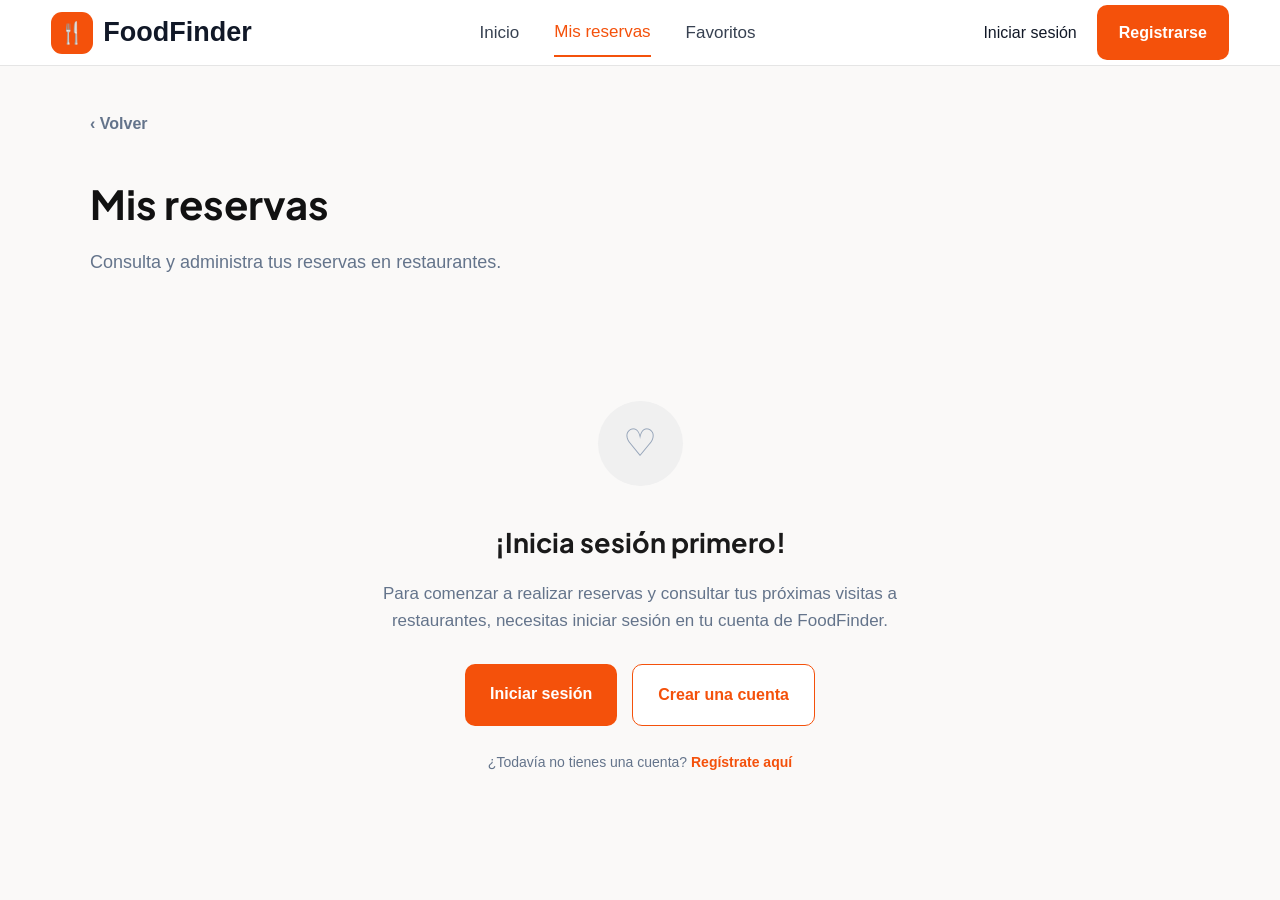
<file: FoodFinder_N/ArchivosM/misreservas.html>
<!DOCTYPE html>
<html lang="es">
<head>
    <meta charset="UTF-8">
    <meta name="viewport" content="width=device-width, initial-scale=1.0">
    <title>Mis reservas | FoodFinder</title>

    <link rel="stylesheet" href="estiloso.css">
</head>

<body>


    <!-- ENCABEZADO -->
    <header class="navbar">

        <a href="index.html" class="logo">
            <div class="logo-icon">🍴</div>
            <span>FoodFinder</span>
        </a>

        <nav class="menu">
            <a href="index.html">Inicio</a>
            <a href="misreservas.html" class="active" aria-current="page">Mis reservas</a>
            <a href="favoritos.html">Favoritos</a>
        </nav>

        <div class="nav-buttons">
            <a href="inicio_sesion.html" class="login-link">
                Iniciar sesión
            </a>

            <a href="Registrarse.html" class="register-btn">
                Registrarse
            </a>
        </div>

    </header>


    <!-- CONTENIDO PRINCIPAL -->
    <main class="main-container">

        <section class="reservations-container">

            <a href="index.html" class="back-link">
                ‹ Volver
            </a>

            <h1>Mis reservas</h1>

            <p class="subtitle">
                Consulta y administra tus reservas en restaurantes.
            </p>


            <!-- MENSAJE PARA USUARIOS SIN SESIÓN -->
            <div class="empty-state">

                <div class="icon-circle">
                    ♡
                </div>

                <h2>¡Inicia sesión primero!</h2>

                <p>
                    Para comenzar a realizar reservas y consultar tus
                    próximas visitas a restaurantes, necesitas iniciar
                    sesión en tu cuenta de FoodFinder.
                </p>

                <div class="action-buttons">

                    <a href="inicio_sesion.html" class="primary-btn">
                        Iniciar sesión
                    </a>

                    <a href="Registrarse.html" class="secondary-btn">
                        Crear una cuenta
                    </a>

                </div>

                <p class="register-text">
                    ¿Todavía no tienes una cuenta?
                    <a href="Registrarse.html">Regístrate aquí</a>
                </p>

            </div>

        </section>

    </main>

</body>
</html>
</file>
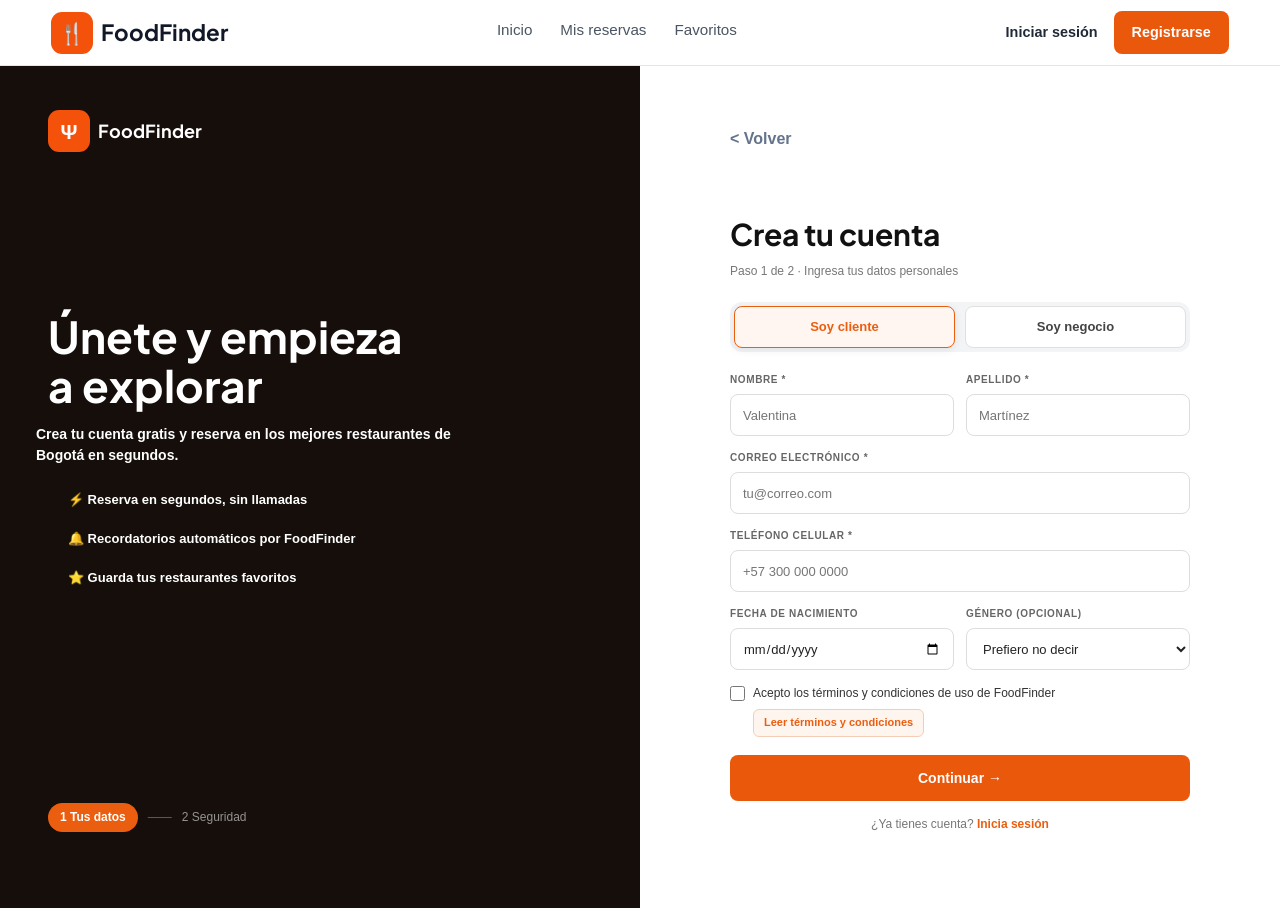
<file: FoodFinder_N/ArchivosM/Registrarse.html>
<!DOCTYPE html>
<html lang="es">
<head>
    <meta charset="UTF-8">
    <meta name="viewport" content="width=device-width, initial-scale=1.0">
    <title>FoodFinder - Crear cuenta</title>
    <link rel="stylesheet" href="estiloso.css">
</head>
<body>

    <!-- NAVBAR -->
    <header class="navbar">
        <a href="index.html" class="brand">
            <span class="logo-icon">&#127860;</span>
            <span>FoodFinder</span>
        </a>

        <nav class="nav-links">
            <a href="index.html" class="nav-link">Inicio</a>
            <a href="misreservas.html" class="nav-link">Mis reservas</a>
            <a href="favoritos.html" class="nav-link">Favoritos</a>
        </nav>

        <div class="nav-actions">
            <a href="inicio_sesion.html" class="link-login">Iniciar sesión</a>
            <a href="Registrarse.html" class="btn-orange">Registrarse</a>
        </div>
    </header>

    <!-- CONTENIDO PRINCIPAL DIVIDIDO EN 2 COLUMNAS -->
    <div class="auth-layout">

        <!-- PRIMERA MITAD (Compartida con Paso 2) -->
        <div class="auth-left-bg">
            <div class="hero-brand">
                <span class="logo-icon">Ψ</span>
                <span>FoodFinder</span>
            </div>

            <div>
                <h1 class="hero-title">Únete y empieza<br>a explorar</h1>
                <p class="hero-subtitle"><strong>Crea tu cuenta gratis y reserva en los mejores restaurantes de Bogotá en segundos.</strong></p>

                <ul class="benefits-list">
                    <li><strong>⚡ Reserva en segundos, sin llamadas</strong></li>
                    <li><strong>🔔 Recordatorios automáticos por FoodFinder</strong></li>
                    <li><strong>⭐ Guarda tus restaurantes favoritos</strong></li>
                </ul>
            </div>

            <div class="step-indicator">
                <span class="step-badge-active">1 Tus datos</span>
                <span class="step-line">——</span>
                <span class="step-text-muted">2 Seguridad</span>
            </div>
        </div>

        <!-- SEGUNDA MITAD: Formulario Paso 1 -->
        <div class="auth-right">
            <div class="form-box">
                <a href="index.html" class="back-link">&lt; Volver</a>

                <h2 class="form-title">Crea tu cuenta</h2>
                <p class="form-subtitle">Paso 1 de 2 · Ingresa tus datos personales</p>

                <div class="role-switcher">
                    <input type="radio" class="role-radio" name="rol" id="rol-cliente" checked>
                    <label for="rol-cliente" class="role-btn">Soy cliente</label>

                    <input type="radio" class="role-radio" name="rol" id="rol-negocio">
                    <label for="rol-negocio" class="role-btn">Soy negocio</label>
                </div>

                <form action="registrarse2.html" method="get">
                    <div class="row-2">
                        <div class="col-half">
                            <label class="form-label-xs">NOMBRE *</label>
                            <input type="text" class="form-control" placeholder="Valentina" required>
                        </div>
                        <div class="col-half">
                            <label class="form-label-xs">APELLIDO *</label>
                            <input type="text" class="form-control" placeholder="Martínez" required>
                        </div>
                    </div>

                    <div class="field-group">
                        <label class="form-label-xs">CORREO ELECTRÓNICO *</label>
                        <input type="email" class="form-control" placeholder="tu@correo.com" required>
                    </div>

                    <div class="field-group">
                        <label class="form-label-xs">TELÉFONO CELULAR *</label>
                        <input type="tel" class="form-control" placeholder="+57 300 000 0000" required>
                    </div>

                    <div class="row-2">
                        <div class="col-half">
                            <label class="form-label-xs">FECHA DE NACIMIENTO</label>
                            <input type="date" class="form-control">
                        </div>
                        <div class="col-half">
                            <label class="form-label-xs">GÉNERO (OPCIONAL)</label>
                            <select class="form-select">
                                <option selected>Prefiero no decir</option>
                                <option>Femenino</option>
                                <option>Masculino</option>
                                <option>Otro</option>
                            </select>
                        </div>
                    </div>

                    <div class="grupo-terminos">
                        <label class="checkbox-terminos">
                            <input type="checkbox" name="acepta_terminos" required>
                            <span>Acepto los términos y condiciones de uso de FoodFinder</span>
                        </label>
                        <a href="terminos.html" target="_blank" rel="noopener noreferrer" class="btn-ver-terminos">
                            Leer términos y condiciones
                        </a>
                    </div>

                    <button type="submit" class="btn-orange btn-submit-full">
                        Continuar →
                    </button>

                    <p class="footer-login">
                        ¿Ya tienes cuenta? <a href="inicio_sesion.html">Inicia sesión</a>
                    </p>
                </form>
            </div>
        </div>

    </div>

</body>
</html>
</file>
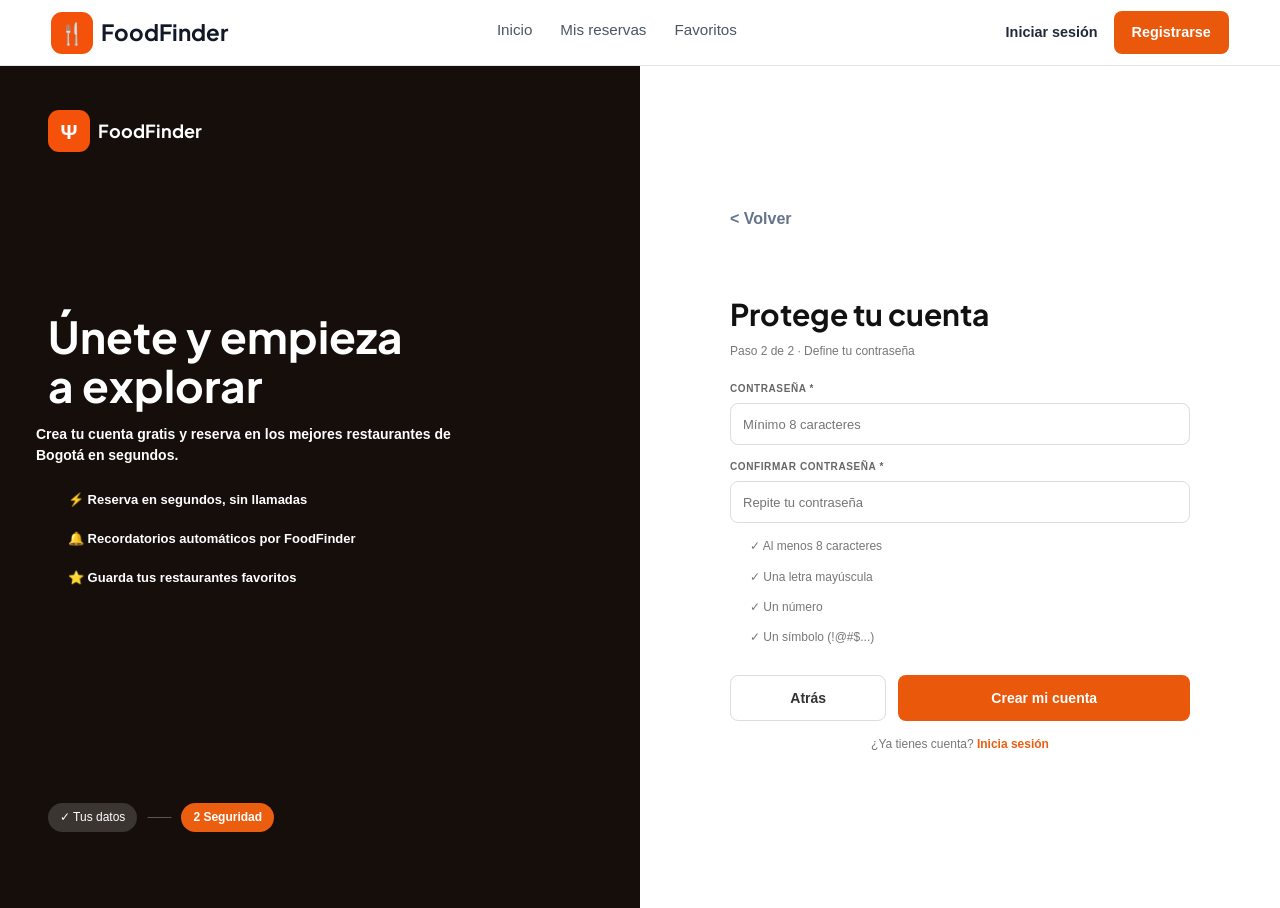
<file: FoodFinder_N/ArchivosM/registrarse2.html>
<!DOCTYPE html>
<html lang="es">
<head>
    <meta charset="UTF-8">
    <meta name="viewport" content="width=device-width, initial-scale=1.0">
    <title>FoodFinder - Crear cuenta (Paso 2)</title>
    <link rel="stylesheet" href="estiloso.css">
</head>
<body>

    <!-- NAVBAR -->
    <header class="navbar">
        <a href="index.html" class="brand">
            <span class="logo-icon">&#127860;</span>
            <span>FoodFinder</span>
        </a>

        <nav class="nav-links">
            <a href="index.html" class="nav-link">Inicio</a>
            <a href="misreservas.html" class="nav-link">Mis reservas</a>
            <a href="favoritos.html" class="nav-link">Favoritos</a>
        </nav>

        <div class="nav-actions">
            <a href="inicio_sesion.html" class="link-login">Iniciar sesión</a>
            <a href="Registrarse.html" class="btn-orange">Registrarse</a>
        </div>
    </header>

    <!-- CONTENIDO PRINCIPAL DIVIDIDO EN 2 COLUMNAS -->
    <div class="auth-layout">

        <!-- PRIMERA MITAD (misma información y estilos que Registrarse.html) -->
        <div class="auth-left-bg">
            <div class="hero-brand">
                <span class="logo-icon">Ψ</span>
                <span>FoodFinder</span>
            </div>

            <div>
                <h1 class="hero-title">Únete y empieza<br>a explorar</h1>
                <p class="hero-subtitle"><strong>Crea tu cuenta gratis y reserva en los mejores restaurantes de Bogotá en segundos.</strong></p>

                <ul class="benefits-list">
                    <li><strong>⚡ Reserva en segundos, sin llamadas</strong></li>
                    <li><strong>🔔 Recordatorios automáticos por FoodFinder</strong></li>
                    <li><strong>⭐ Guarda tus restaurantes favoritos</strong></li>
                </ul>
            </div>

            <div class="step-indicator">
                <span class="step-badge-done">✓ Tus datos</span>
                <span class="step-line">——</span>
                <span class="step-badge-active">2 Seguridad</span>
            </div>
        </div>

        <!-- SEGUNDA MITAD: Formulario Paso 2 -->
        <div class="auth-right">
            <div class="form-box">
                <a href="Registrarse.html" class="back-link">&lt; Volver</a>

                <h2 class="form-title">Protege tu cuenta</h2>
                <p class="form-subtitle">Paso 2 de 2 · Define tu contraseña</p>

                <form action="inicio_sesion.html" method="get">
                    <div class="field-group">
                        <label class="form-label-xs" for="contrasena">CONTRASEÑA *</label>
                        <input type="password" id="contrasena" name="contrasena" class="form-control" placeholder="Mínimo 8 caracteres" required>
                    </div>

                    <div class="field-group">
                        <label class="form-label-xs" for="confirmar_contrasena">CONFIRMAR CONTRASEÑA *</label>
                        <input type="password" id="confirmar_contrasena" name="confirmar_contrasena" class="form-control" placeholder="Repite tu contraseña" required>
                    </div>

                    <ul class="password-rules">
                        <li>✓ Al menos 8 caracteres</li>
                        <li>✓ Una letra mayúscula</li>
                        <li>✓ Un número</li>
                        <li>✓ Un símbolo (!@#$...)</li>
                    </ul>

                    <div class="row-actions">
                        <a href="Registrarse.html" class="btn-outline-back">Atrás</a>
                        <button type="submit" class="btn-orange btn-create-account">Crear mi cuenta</button>
                    </div>

                    <p class="footer-login">
                        ¿Ya tienes cuenta? <a href="inicio_sesion.html">Inicia sesión</a>
                    </p>
                </form>
            </div>
        </div>

    </div>

</body>
</html>
</file>
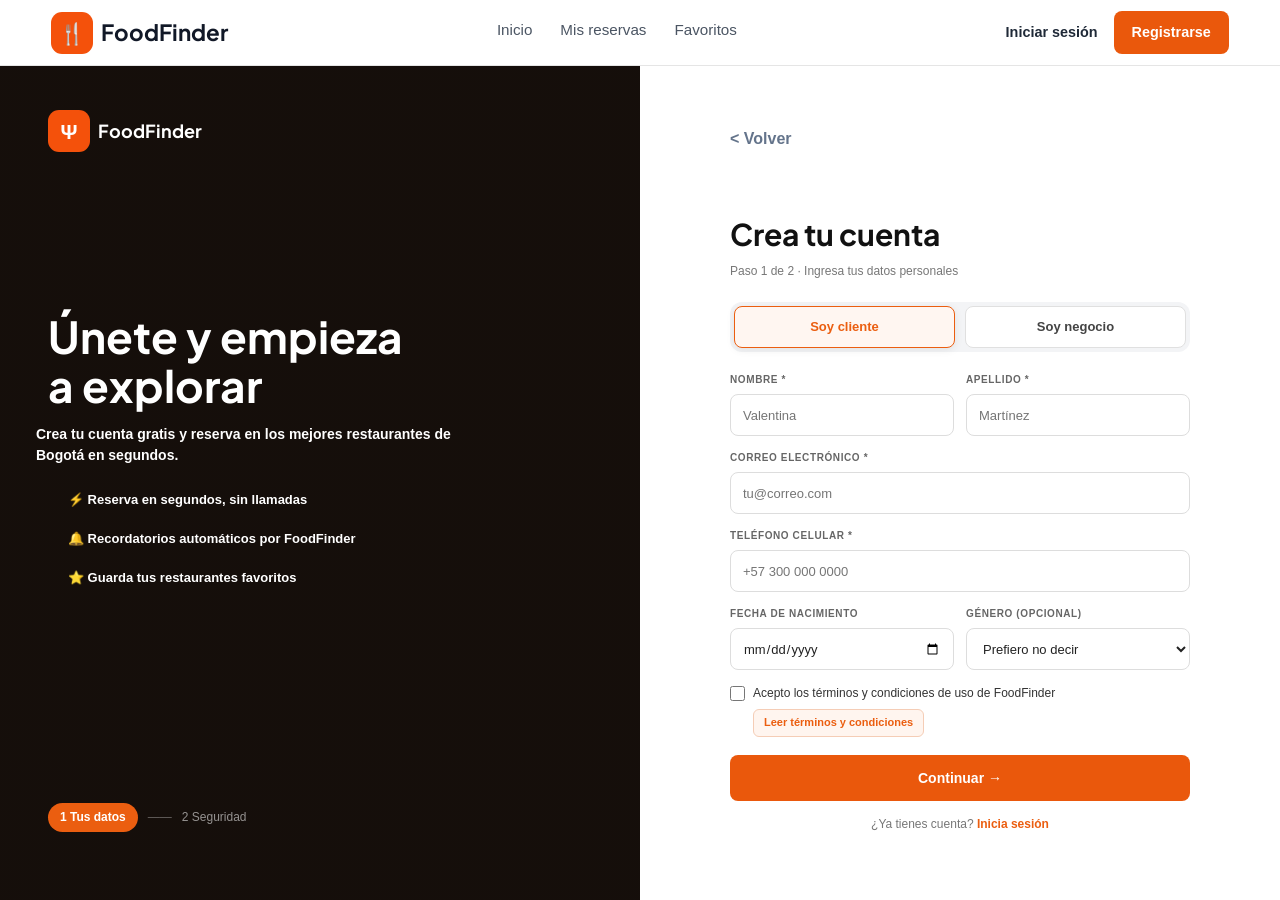
<file: FoodFinder_N/ArchivosM/registro.html>
<!DOCTYPE html>
<html lang="es">
<head>
    <meta charset="UTF-8">
    <meta http-equiv="refresh" content="0; url=Registrarse.html">
    <title>Redirigiendo al registro</title>
</head>
<body>
    <p>Redirigiendo a <a href="Registrarse.html">Crear una cuenta</a>...</p>
</body>
</html>
</file>
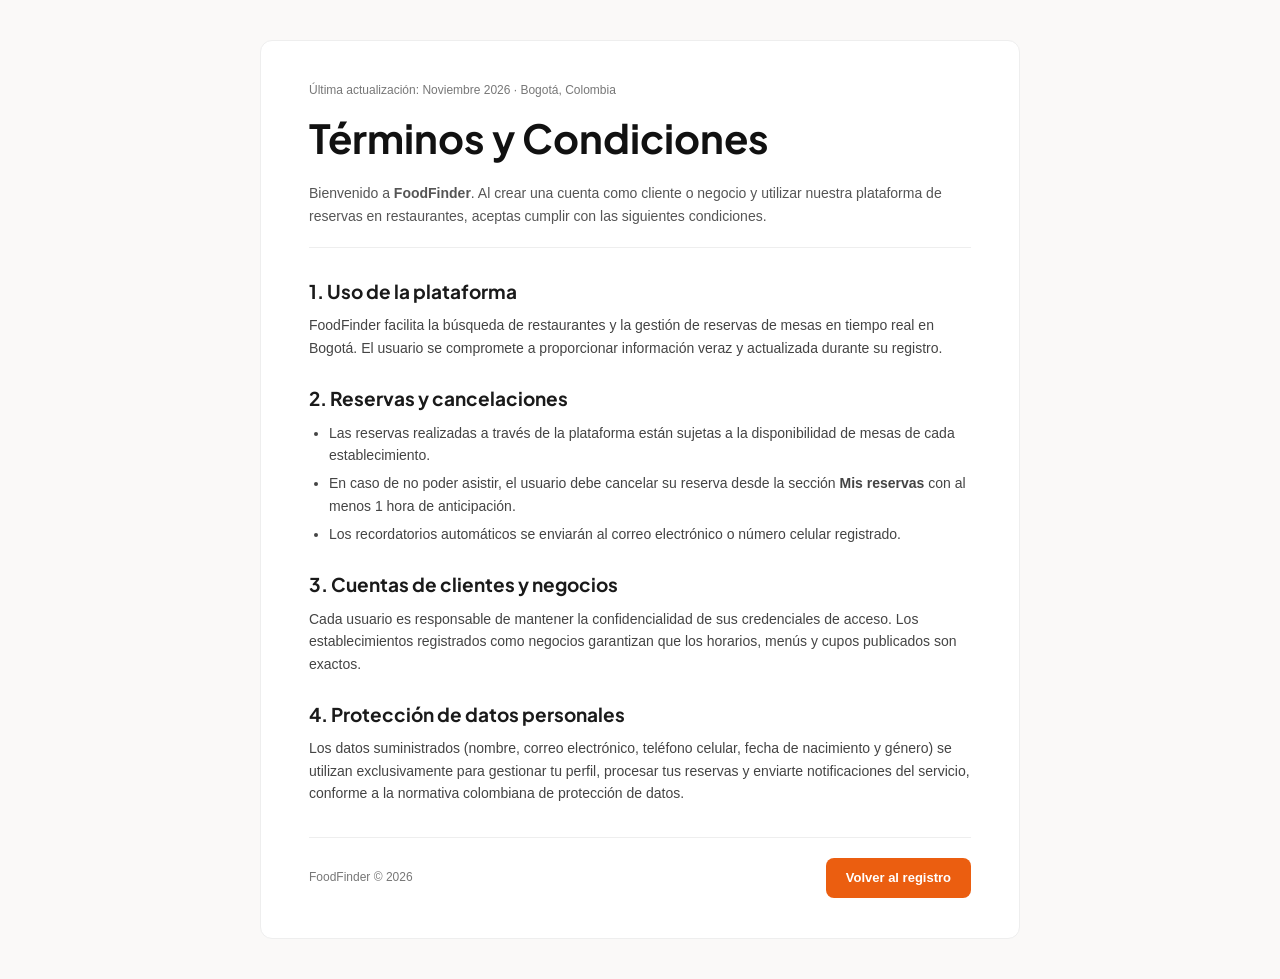
<file: FoodFinder_N/ArchivosM/terminos.html>
<!DOCTYPE html>
<html lang="es">
<head>
  <meta charset="UTF-8">
  <meta name="viewport" content="width=device-width, initial-scale=1.0">
  <title>Términos y Condiciones - FoodFinder</title>
  <link rel="stylesheet" href="estiloso.css">
</head>
<body>

  <main class="contenedor-terminos">
    <p class="etiqueta-fecha">Última actualización: Noviembre 2026 · Bogotá, Colombia</p>
    <h1>Términos y Condiciones</h1>
    <p class="intro">
      Bienvenido a <strong>FoodFinder</strong>. Al crear una cuenta como cliente o negocio y utilizar nuestra plataforma de reservas en restaurantes, aceptas cumplir con las siguientes condiciones.
    </p>

    <h2>1. Uso de la plataforma</h2>
    <p>
      FoodFinder facilita la búsqueda de restaurantes y la gestión de reservas de mesas en tiempo real en Bogotá. El usuario se compromete a proporcionar información veraz y actualizada durante su registro.
    </p>

    <h2>2. Reservas y cancelaciones</h2>
    <ul>
      <li>Las reservas realizadas a través de la plataforma están sujetas a la disponibilidad de mesas de cada establecimiento.</li>
      <li>En caso de no poder asistir, el usuario debe cancelar su reserva desde la sección <strong>Mis reservas</strong> con al menos 1 hora de anticipación.</li>
      <li>Los recordatorios automáticos se enviarán al correo electrónico o número celular registrado.</li>
    </ul>

    <h2>3. Cuentas de clientes y negocios</h2>
    <p>
      Cada usuario es responsable de mantener la confidencialidad de sus credenciales de acceso. Los establecimientos registrados como negocios garantizan que los horarios, menús y cupos publicados son exactos.
    </p>

    <h2>4. Protección de datos personales</h2>
    <p>
      Los datos suministrados (nombre, correo electrónico, teléfono celular, fecha de nacimiento y género) se utilizan exclusivamente para gestionar tu perfil, procesar tus reservas y enviarte notificaciones del servicio, conforme a la normativa colombiana de protección de datos.
    </p>

    <div class="pie-documento">
      <span>FoodFinder © 2026</span>
      <a href="registrarse.html" class="btn-volver-registro">Volver al registro</a>
    </div>
  </main>

</body>
</html>
</file>
<file: FoodFinder_N/ArchivosM/estiloso.css>
@import url('https://fonts.googleapis.com/css2?family=Plus+Jakarta+Sans:wght@400;500;600;700&display=swap');

:root {
    --primary-orange: #f47721;
    --primary-orange-hover: #e06512;
    --orange-soft: #fff3eb;
    --text-dark: #1f242d;
    --text-gray: #6b7280;
    --border-light: #e5e7eb;
    --font-sans: 'Plus Jakarta Sans', sans-serif;
    --font-serif: 'Plus Jakarta Sans', sans-serif;
}

html, body {
    max-width: 100%;
    overflow-x: hidden;
}

body {
    font-family: var(--font-sans);
    color: var(--text-dark);
    background-color: #ffffff;
    margin: 0;
}

/* --- UTILIDADES DE TEXTO Y BOTONES --- */
.font-serif { font-family: var(--font-serif); }
.text-orange { color: var(--primary-orange) !important; }
.bg-orange { background-color: var(--primary-orange) !important; }
.text-xs { font-size: 0.75rem; }

.form-label-xs {
    font-size: 0.7rem;
    letter-spacing: 0.8px;
}

/* Botón principal unificado con el estilo de index.html (definido más abajo en la sección de botones/navbar). */

.btn-search-main {
    height: 48px;
}

.btn-confirm-reserve {
    height: 46px;
}


/* --- HERO SECTION --- */
/* Hero y componentes relacionados: estilos unificados en la sección principal (index). */

/* --- MODAL UBICACIÓN --- */
.modal-location .modal-content {
    border-radius: 24px;
    border: none;
    padding: 12px;
}

.search-loc-icon {
    top: 14px;
    left: 14px;
    font-size: 0.9rem;
}

.search-loc-input {
    border-radius: 12px;
    border: 1px solid var(--border-light);
    padding: 10px 14px 10px 40px;
    font-size: 0.9rem;
}

.search-loc-input:focus {
    border-color: var(--primary-orange);
    box-shadow: 0 0 0 3px rgba(244, 119, 33, 0.15);
    outline: none;
}

.current-loc-box {
    border: 1.5px solid var(--primary-orange);
    background-color: var(--orange-soft);
    border-radius: 14px;
    padding: 12px 16px;
}

.loc-circle-icon {
    width: 38px;
    height: 38px;
    border-radius: 50%;
    background-color: var(--primary-orange);
    color: #fff;
    display: flex;
    align-items: center;
    justify-content: center;
}

.loc-list-scroll {
    max-height: 300px;
    overflow-y: auto;
    padding-right: 4px;
}

.loc-item {
    padding: 10px 14px;
    border-radius: 10px;
    cursor: pointer;
    display: flex;
    align-items: center;
    justify-content: space-between;
    font-size: 0.92rem;
    color: var(--text-dark);
    transition: background-color 0.15s;
}

.loc-item:hover {
    background-color: #f9fafb;
}

.loc-item.selected {
    background-color: var(--orange-soft);
    color: #c25710;
    font-weight: 600;
}

/* Tarjetas de restaurantes: estilos unificados en la sección principal (index). */

.price-range-text {
    font-size: 0.78rem;
}

/* Botón de favorito: estilo unificado en la sección principal (index). */

/* --- VISTA DETALLE DEL RESTAURANTE --- */
.gallery-grid {
    display: grid;
    grid-template-columns: 2fr 1fr;
    gap: 12px;
    height: 360px;
    border-radius: 16px;
    overflow: hidden;
}

.gallery-sub {
    display: grid;
    grid-template-rows: 2fr 1fr;
    gap: 12px;
    height: 360px;
}

.gallery-grid img {
    width: 100%;
    height: 100%;
    object-fit: cover;
}

.detail-tag {
    background-color: var(--orange-soft);
    color: var(--primary-orange);
    font-size: 0.75rem;
    font-weight: 600;
    padding: 4px 12px;
    border-radius: 20px;
}

.detail-desc {
    line-height: 1.6;
}

.dish-desc-text {
    font-size: 0.8rem;
}

.detail-tabs {
    border-bottom: 1px solid var(--border-light);
    display: flex;
    gap: 28px;
}

.detail-tab-btn {
    background: none;
    border: none;
    padding: 10px 4px;
    font-size: 0.92rem;
    font-weight: 600;
    color: var(--text-gray);
    border-bottom: 2px solid transparent;
    cursor: pointer;
}

.detail-tab-btn.active {
    color: var(--primary-orange);
    border-bottom-color: var(--primary-orange);
}

.reserve-sticky-card {
    position: sticky;
    top: 90px;
}

.time-slot-btn {
    border: 1px solid var(--border-light);
    background: #fff;
    border-radius: 8px;
    padding: 7px 0;
    font-size: 0.85rem;
    font-weight: 600;
    color: var(--text-dark);
    width: 100%;
    transition: all 0.15s;
}

.time-slot-btn:hover {
    border-color: var(--primary-orange);
}

.time-slot-btn.active {
    background-color: var(--primary-orange);
    border-color: var(--primary-orange);
    color: #fff;
}

/* --- RESPONSIVE --- */
@media (max-width: 768px) {
    .gallery-grid {
        grid-template-columns: 1fr;
        height: 240px;
    }
    .gallery-sub {
        display: none;
    }
}


/* --- ESTILOS PARA PANTALLAS DE AUTENTICACIÓN (REGISTRO E INICIO DE SESIÓN) --- */
.min-vh-90 {
    min-height: calc(100vh - 65px);
}

.auth-left-bg {
    background-image: linear-gradient(rgba(0, 0, 0, 0.45), rgba(0, 0, 0, 0.45)), url('https://images.unsplash.com/photo-1577219491135-ce391730fb2c?auto=format&fit=crop&w=1200&q=80');
    background-size: cover;
    background-position: center;
}

.auth-left-bg-login {
    background-image: url('https://images.unsplash.com/photo-1517248135467-4c7edcad34c4?auto=format&fit=crop&w=1200&q=80');
    background-size: cover;
    background-position: center;
}

.auth-left-bg-login h1 {
    color: #ffffff !important;
}



/* Ocultar los inputs de radio nativos */
.role-switcher {
    display: flex;
    background-color: #f3f4f6;
    padding: 4px;
    border-radius: 12px;
    gap: 4px;
}

.role-radio {
    display: none;
}

/* Estilo base de los botones (etiquetas) */
.role-btn {
    flex: 1;
    border: none;
    background: transparent;
    color: var(--text-gray);
    font-size: 0.88rem;
    font-weight: 600;
    padding: 9px 12px;
    border-radius: 9px;
    display: flex;
    align-items: center;
    justify-content: center;
    gap: 8px;
    cursor: pointer;
    transition: all 0.2s ease;
    user-select: none;
}

.role-btn i {
    color: var(--text-gray);
    transition: color 0.2s ease;
}

/* Efecto hover al pasar el cursor */
.role-btn:hover {
    color: var(--text-dark);
}

/* Cambio mágico con CSS cuando el radio está seleccionado (:checked) */
.role-radio:checked + .role-btn {
    background-color: #ffffff;
    color: var(--text-dark);
    box-shadow: 0 2px 8px rgba(0, 0, 0, 0.08);
}

.role-radio:checked + .role-btn i {
    color: var(--primary-orange);
}


/* --- FOOTER PERSONALIZADO --- */
.footer-custom {
    background-color: #16120f; /* Tono oscuro elegante igual al fondo del hero */
    border-top: 1px solid rgba(255, 255, 255, 0.05);
}

.footer-admin-link {
    color: #8b929e;
    font-size: 0.78rem;
    text-decoration: none;
    transition: color 0.2s;
}

.footer-admin-link:hover {
    color: var(--primary-orange);
    text-decoration: underline;
}

/* --- ESTILOS PARA ADMINISTRADOR --- */

:root {
  --bg-body: #f6f4f0;
  --bg-sidebar: #161412;
  --bg-card: #ffffff;
  --accent: #f95700;
  --accent-hover: #e04e00;
  --text-dark: #181512;
  --text-muted: #7c756d;
  --border-light: #ece7df;
  --font-display: 'Plus Jakarta Sans', sans-serif;
  --font-body: 'Plus Jakarta Sans', sans-serif;
}

* {
  box-sizing: border-box;
  margin: 0;
  padding: 0;
}

body {
  font-family: var(--font-sans);
  background-color: var(--bg-body);
  color: var(--text-dark);
  min-height: 100vh;
}

.state-toggle {
  display: none;
}

/* Cambio de pantalla Login <-> Panel con CSS puro */
.login-screen {
  min-height: 100vh;
  background-color: #f8f9fa;
  display: flex;
  justify-content: center;
  align-items: center;
  padding: 20px;
}

.panel-screen {
  display: none;
}

#login-ok:checked ~ .login-screen {
  display: none;
}

#login-ok:checked ~ .panel-screen {
  display: block;
}

/* ================= LOGIN ================= */
.login-wrapper {
  width: 100%;
  max-width: 440px;
}

.back-link {
  display: inline-flex;
  align-items: center;
  gap: 6px;
  font-size: 13px;
  color: var(--text-muted);
  text-decoration: none;
  margin-bottom: 18px;
  font-weight: 500;
}

.back-link:hover {
  color: var(--text-dark);
}

.login-card {
  background: #ffffff;
  border-radius: 18px;
  padding: 36px 34px;
  box-shadow: 0 10px 30px rgba(0, 0, 0, 0.05);
  border: 1px solid #f0ece6;
}

.brand-header {
  display: flex;
  align-items: center;
  gap: 12px;
  margin-bottom: 24px;
}

.brand-icon {
  width: 38px;
  height: 38px;
  background-color: var(--text-dark);
  border-radius: 10px;
  display: flex;
  align-items: center;
  justify-content: center;
  color: #ffffff;
  font-size: 18px;
}

.brand-title {
  font-family: var(--font-display);
  font-size: 16px;
  font-weight: 700;
  color: var(--text-dark);
}

.brand-subtitle {
  font-size: 11.5px;
  font-weight: 600;
  color: var(--accent);
  margin-top: 2px;
}

h1 {
  font-family: var(--font-display);
  font-size: 24px;
  font-weight: 700;
  margin-bottom: 6px;
}

.description {
  font-size: 13px;
  color: var(--text-muted);
  margin-bottom: 24px;
}

.form-group {
  margin-bottom: 18px;
}

.form-group label {
  display: block;
  font-size: 12px;
  font-weight: 600;
  color: #4a453e;
  margin-bottom: 7px;
}

.input-box {
  position: relative;
  display: flex;
  align-items: center;
}

.input-box input {
  width: 100%;
  padding: 12px 14px;
  font-size: 13.5px;
  font-family: inherit;
  color: var(--text-dark);
  background: #ffffff;
  border: 1px solid #e2ddd5;
  border-radius: 10px;
  outline: none;
}

.input-box input:focus {
  border-color: var(--accent);
  box-shadow: 0 0 0 3px rgba(249, 87, 0, 0.12);
}

.eye-icon {
  position: absolute;
  right: 14px;
  color: #9e968d;
  pointer-events: none;
}

.btn-submit {
  display: block;
  width: 100%;
  padding: 13px;
  margin-top: 8px;
  background-color: var(--text-dark);
  color: #ffffff;
  font-size: 14px;
  font-weight: 600;
  text-align: center;
  border-radius: 10px;
  cursor: pointer;
}

.btn-submit:hover {
  background-color: #2c2722;
}

.footer-note {
  text-align: center;
  font-size: 12.5px;
  color: #6b645c;
  margin-top: 22px;
}

.footer-note a {
  color: var(--accent);
  font-weight: 700;
  text-decoration: none;
}

/* ================= LAYOUT PANEL ================= */
.app-layout {
  display: flex;
  min-height: 100vh;
}

.sidebar {
  width: 245px;
  background-color: var(--bg-sidebar);
  color: #ffffff;
  display: flex;
  flex-direction: column;
  justify-content: space-between;
  padding: 22px 14px;
  position: fixed;
  top: 0;
  bottom: 0;
  left: 0;
  z-index: 20;
}

.sidebar-brand {
  display: flex;
  align-items: center;
  gap: 11px;
  padding: 0 8px 22px 8px;
  border-bottom: 1px solid #292521;
  margin-bottom: 18px;
}

.brand-logo {
  width: 36px;
  height: 36px;
  background-color: var(--accent);
  border-radius: 9px;
  display: flex;
  align-items: center;
  justify-content: center;
  font-size: 17px;
}

.brand-name {
  font-family: var(--font-display);
  font-size: 16px;
  font-weight: 700;
}

.brand-role {
  font-size: 10px;
  letter-spacing: 0.8px;
  text-transform: uppercase;
  color: #9e968d;
  margin-top: 2px;
}

.nav-section-title {
  font-size: 10px;
  font-weight: 700;
  letter-spacing: 1px;
  color: #6b645c;
  padding: 0 12px;
  margin: 14px 0 8px 0;
  text-transform: uppercase;
}

.nav-item {
  display: flex;
  align-items: center;
  justify-content: space-between;
  padding: 10px 12px;
  border-radius: 10px;
  color: #b8b0a6;
  font-size: 13.5px;
  font-weight: 500;
  cursor: pointer;
  margin-bottom: 4px;
}

.nav-item:hover {
  background-color: #231f1c;
  color: #ffffff;
}

.nav-item-left {
  display: flex;
  align-items: center;
  gap: 10px;
}

.nav-badge {
  font-size: 11px;
  font-weight: 700;
  padding: 2px 7px;
  border-radius: 99px;
}

.nav-badge.orange { background-color: var(--accent); color: #ffffff; }
.nav-badge.red { background-color: #ef4444; color: #ffffff; }

#tab-dashboard:checked ~ .panel-screen label[for="tab-dashboard"],
#tab-restaurantes:checked ~ .panel-screen label[for="tab-restaurantes"],
#tab-usuarios:checked ~ .panel-screen label[for="tab-usuarios"],
#tab-reservas:checked ~ .panel-screen label[for="tab-reservas"],
#tab-resenas:checked ~ .panel-screen label[for="tab-resenas"],
#tab-alertas:checked ~ .panel-screen label[for="tab-alertas"],
#tab-configuracion:checked ~ .panel-screen label[for="tab-configuracion"] {
  background-color: var(--accent);
  color: #ffffff;
  font-weight: 600;
}

.sidebar-footer {
  border-top: 1px solid #292521;
  padding-top: 16px;
}

.user-mini {
  display: flex;
  align-items: center;
  gap: 10px;
  padding: 0 8px 14px 8px;
}

.avatar-circle {
  width: 34px;
  height: 34px;
  border-radius: 50%;
  background-color: var(--accent);
  color: #fff;
  font-weight: 700;
  font-size: 13px;
  display: flex;
  align-items: center;
  justify-content: center;
  flex-shrink: 0;
}

.user-mini-name { font-size: 13px; font-weight: 600; color: #ffffff; }
.user-mini-role { font-size: 11px; color: #8c847b; }

.logout-btn {
  display: block;
  padding: 9px 12px;
  color: #9e968d;
  font-size: 13px;
  border-radius: 8px;
  cursor: pointer;
}

.logout-btn:hover {
  background-color: #231f1c;
  color: #ffffff;
}

/* ================= TOPBAR Y VISTAS ================= */
.main-wrapper {
  flex: 1;
  margin-left: 245px;
  display: flex;
  flex-direction: column;
}

.topbar {
  background-color: #ffffff;
  border-bottom: 1px solid var(--border-light);
  padding: 16px 32px;
  display: flex;
  align-items: center;
  justify-content: space-between;
  position: sticky;
  top: 0;
  z-index: 10;
}

.topbar-title-group h2 {
  font-family: var(--font-display);
  font-size: 20px;
  font-weight: 700;
}

.topbar-date {
  font-size: 12px;
  color: var(--text-muted);
  margin-top: 2px;
}

.topbar-right {
  display: flex;
  align-items: center;
  gap: 18px;
}

.search-global {
  display: flex;
  align-items: center;
  gap: 8px;
  background-color: #f6f4f0;
  border: 1px solid var(--border-light);
  border-radius: 10px;
  padding: 8px 14px;
  width: 240px;
}

.search-global input {
  border: none;
  background: transparent;
  outline: none;
  font-size: 12.5px;
  width: 100%;
  font-family: inherit;
}

.bell-btn {
  position: relative;
  cursor: pointer;
  font-size: 17px;
}

.bell-dot {
  position: absolute;
  top: 0;
  right: -1px;
  width: 7px;
  height: 7px;
  background-color: var(--accent);
  border-radius: 50%;
}

.topbar-profile { display: flex; align-items: center; gap: 10px; }
.topbar-profile-name { font-size: 13px; font-weight: 700; }
.topbar-profile-role { font-size: 11px; color: var(--text-muted); }

.content-area {
  padding: 26px 32px 48px 32px;
  max-width: 1320px;
  width: 100%;
}

.view-section,
.topbar-title-item {
  display: none;
}

#tab-dashboard:checked ~ .panel-screen #view-dashboard,
#tab-restaurantes:checked ~ .panel-screen #view-restaurantes,
#tab-usuarios:checked ~ .panel-screen #view-usuarios,
#tab-reservas:checked ~ .panel-screen #view-reservas,
#tab-resenas:checked ~ .panel-screen #view-resenas,
#tab-alertas:checked ~ .panel-screen #view-alertas,
#tab-configuracion:checked ~ .panel-screen #view-configuracion,
#tab-dashboard:checked ~ .panel-screen #title-dashboard,
#tab-restaurantes:checked ~ .panel-screen #title-restaurantes,
#tab-usuarios:checked ~ .panel-screen #title-usuarios,
#tab-reservas:checked ~ .panel-screen #title-reservas,
#tab-resenas:checked ~ .panel-screen #title-resenas,
#tab-alertas:checked ~ .panel-screen #title-alertas,
#tab-configuracion:checked ~ .panel-screen #title-configuracion {
  display: block;
}

/* ================= CARDS, KPIs, TABLAS ================= */
.card {
  background: var(--bg-card);
  border: 1px solid var(--border-light);
  border-radius: 16px;
  padding: 20px 22px;
}

.grid-4 {
  display: grid;
  grid-template-columns: repeat(4, 1fr);
  gap: 18px;
  margin-bottom: 22px;
}

.kpi-header { display: flex; align-items: center; justify-content: space-between; margin-bottom: 14px; }
.kpi-icon { width: 36px; height: 36px; border-radius: 10px; display: flex; align-items: center; justify-content: center; }
.kpi-pill { font-size: 11px; font-weight: 700; padding: 3px 9px; border-radius: 99px; }

.pill-green { background: #e7f8ef; color: #169c53; }
.pill-blue { background: #e8f1ff; color: #2563eb; }
.pill-orange { background: #fff0e6; color: #f95700; }
.pill-purple { background: #f3e8ff; color: #7e22ce; }
.pill-red { background: #fee2e2; color: #dc2626; }
.pill-yellow { background: #fef3c7; color: #d97706; }
.pill-gray { background: #f1efec; color: #6b645c; }

.kpi-value { font-family: var(--font-display); font-size: 28px; font-weight: 700; margin-bottom: 4px; }
.kpi-label { font-size: 13px; font-weight: 600; }
.kpi-sub { font-size: 11.5px; color: var(--text-muted); margin-top: 2px; }

.dash-middle { display: grid; grid-template-columns: 1.55fr 1fr; gap: 20px; margin-bottom: 22px; }
.card-header { display: flex; align-items: center; justify-content: space-between; margin-bottom: 18px; }
.card-title { font-family: var(--font-display); font-size: 16px; font-weight: 700; }
.card-subtitle { font-size: 12px; color: var(--text-muted); margin-top: 2px; }
.link-accent { font-size: 12px; font-weight: 700; color: var(--accent); cursor: pointer; }

.week-bars { display: grid; grid-template-columns: repeat(7, 1fr); gap: 10px; text-align: center; padding-top: 24px; }
.day-col { padding: 12px 6px; border-radius: 12px; }
.day-col.active { background-color: #fff4ed; }
.day-num { font-size: 14px; font-weight: 700; margin-bottom: 4px; }
.day-col.active .day-num { color: var(--accent); }
.day-name { font-size: 11.5px; color: var(--text-muted); }

.top-list { display: flex; flex-direction: column; gap: 14px; }
.top-item-info { display: flex; justify-content: space-between; font-size: 12.5px; font-weight: 600; margin-bottom: 6px; }
.top-rank { display: inline-flex; align-items: center; justify-content: center; width: 18px; height: 18px; border-radius: 50%; background: #f3efe9; font-size: 10.5px; margin-right: 6px; color: var(--text-muted); }
.top-item:first-child .top-rank { background: var(--accent); color: #fff; }
.progress-track { height: 6px; background: #f2eee8; border-radius: 99px; overflow: hidden; }
.progress-fill { height: 100%; background: var(--accent); border-radius: 99px; }

.activity-list { display: flex; flex-direction: column; gap: 12px; }
.activity-row { display: flex; align-items: center; gap: 12px; padding: 11px 14px; border: 1px solid var(--border-light); border-radius: 12px; }
.act-dot { width: 8px; height: 8px; border-radius: 50%; flex-shrink: 0; }
.act-text { font-size: 13px; font-weight: 600; }
.act-time { font-size: 11px; color: var(--text-muted); margin-top: 2px; }

.donut-container { display: flex; flex-direction: column; align-items: center; }
.donut-ring { width: 140px; height: 140px; border-radius: 50%; background: conic-gradient(#f95700 0% 57%, #181512 57% 100%); display: flex; align-items: center; justify-content: center; margin: 10px 0 20px 0; }
.donut-hole { width: 96px; height: 96px; background: #ffffff; border-radius: 50%; display: flex; flex-direction: column; align-items: center; justify-content: center; }
.donut-hole strong { font-family: var(--font-display); font-size: 16px; }
.donut-hole span { font-size: 11px; color: var(--text-muted); }
.plan-legend { width: 100%; font-size: 12.5px; }
.legend-row { display: flex; justify-content: space-between; padding: 6px 0; }
.legend-total { display: flex; justify-content: space-between; border-top: 1px solid var(--border-light); padding-top: 10px; margin-top: 6px; font-weight: 700; }

.toolbar { display: flex; align-items: center; justify-content: space-between; gap: 12px; margin-bottom: 16px; flex-wrap: wrap; }
.toolbar-left { display: flex; align-items: center; gap: 10px; flex: 1; }
.filter-input { background: #ffffff; border: 1px solid var(--border-light); border-radius: 10px; padding: 10px 14px; font-size: 13px; width: 300px; font-family: inherit; outline: none; }
.filter-select { background: #ffffff; border: 1px solid var(--border-light); border-radius: 10px; padding: 10px 14px; font-size: 13px; font-family: inherit; outline: none; }

.btn-primary { background: var(--accent); color: #ffffff; border: none; border-radius: 10px; padding: 10px 18px; font-size: 13px; font-weight: 600; cursor: pointer; font-family: inherit; }
.btn-primary:hover { background: var(--accent-hover); }
.btn-outline { background: #ffffff; color: var(--text-dark); border: 1px solid var(--border-light); border-radius: 10px; padding: 9px 15px; font-size: 12.5px; font-weight: 600; cursor: pointer; font-family: inherit; }

.alert-banner { background: #fffbeb; border: 1px solid #fde68a; color: #92400e; padding: 12px 16px; border-radius: 12px; font-size: 13px; display: flex; align-items: center; justify-content: space-between; margin-bottom: 16px; }
.banner-action { font-weight: 700; cursor: pointer; color: var(--accent); }

.table-card { background: #ffffff; border: 1px solid var(--border-light); border-radius: 16px; overflow-x: auto; }
table { width: 100%; border-collapse: collapse; text-align: left; font-size: 13px; }
th { padding: 14px 18px; font-size: 11px; font-weight: 700; text-transform: uppercase; letter-spacing: 0.5px; color: var(--text-muted); border-bottom: 1px solid var(--border-light); background: #fcfbf9; }
td { padding: 15px 18px; border-bottom: 1px solid #f4f1ec; vertical-align: middle; }
tr:last-child td { border-bottom: none; }

.cell-main { font-weight: 700; }
.cell-sub { font-size: 11.5px; color: var(--text-muted); margin-top: 2px; }
.badge { display: inline-block; padding: 4px 10px; border-radius: 99px; font-size: 11.5px; font-weight: 700; }
.stars { color: #f59e0b; }

.action-icons { display: flex; gap: 8px; }
.action-btn { width: 28px; height: 28px; border-radius: 7px; border: 1px solid var(--border-light); display: inline-flex; align-items: center; justify-content: center; background: #fff; cursor: pointer; font-size: 12px; }
.action-btn.ok { color: #16a34a; }
.action-btn.ko { color: #dc2626; }

.summary-strip { display: grid; grid-template-columns: repeat(4, 1fr); gap: 14px; margin-bottom: 18px; }
.summary-strip.cols-3 { grid-template-columns: repeat(3, 1fr); }
.stat-box { border-radius: 14px; padding: 16px 20px; display: flex; align-items: center; gap: 14px; border: 1px solid var(--border-light); background: #ffffff; }
.stat-box.dark { background: #181512; color: #fff; border-color: #181512; }
.stat-box.blue { background: #eff6ff; color: #1d4ed8; border-color: #dbeafe; }
.stat-box.orange { background: #fff7ed; color: #ea580c; border-color: #ffedd5; }
.stat-box.red { background: #fef2f2; color: #dc2626; border-color: #fee2e2; }
.stat-box.green { background: #f0fdf4; color: #15803d; border-color: #dcfce7; }
.stat-box-num { font-family: var(--font-display); font-size: 24px; font-weight: 700; }
.stat-box-label { font-size: 12.5px; font-weight: 600; }

.user-cell { display: flex; align-items: center; gap: 11px; }
.initial-badge { width: 34px; height: 34px; border-radius: 50%; background: #f3efe9; color: #4a453e; font-weight: 700; font-size: 12.5px; display: flex; align-items: center; justify-content: center; flex-shrink: 0; }

.alert-counter { font-size: 13px; color: var(--text-muted); }
.alert-actions { display: flex; gap: 12px; align-items: center; }
.mark-read { font-size: 12px; color: var(--text-muted); cursor: pointer; }
.alert-card { background: #ffffff; border: 1px solid var(--border-light); border-radius: 14px; padding: 18px 22px; margin-bottom: 14px; display: flex; align-items: flex-start; justify-content: space-between; gap: 16px; }
.alert-card.unread { border-left: 4px solid var(--accent); background: #fffcfa; }
.alert-title { font-weight: 700; font-size: 14px; margin-bottom: 4px; }
.alert-desc { font-size: 13px; color: #575049; margin-bottom: 6px; }

.config-section { background: #ffffff; border: 1px solid var(--border-light); border-radius: 16px; padding: 24px; margin-bottom: 20px; max-width: 820px; }
.config-section h3 { font-family: var(--font-display); font-size: 16px; margin-bottom: 16px; }
.config-row { display: flex; align-items: center; justify-content: space-between; padding: 14px 0; border-bottom: 1px solid #f4f1ec; gap: 20px; }
.config-row:last-child { border-bottom: none; }
.config-input { border: 1px solid var(--border-light); border-radius: 10px; padding: 9px 14px; font-size: 13px; width: 240px; font-family: inherit; }

.switch { position: relative; display: inline-block; width: 44px; height: 24px; flex-shrink: 0; }
.switch input { opacity: 0; width: 0; height: 0; }
.slider { position: absolute; cursor: pointer; inset: 0; background-color: #dcd6ce; border-radius: 99px; transition: 0.25s; }
.slider::before { content: ""; position: absolute; height: 18px; width: 18px; left: 3px; bottom: 3px; background-color: #ffffff; border-radius: 50%; transition: 0.25s; }
.switch input:checked + .slider { background-color: var(--accent); }
.switch input:checked + .slider::before { transform: translateX(20px); }

.plan-box { border: 1px solid var(--border-light); border-radius: 14px; padding: 18px 20px; margin-bottom: 14px; }
.plan-box.highlight { border-color: #ffcdb2; background: #fffaf7; }
.plan-top { display: flex; justify-content: space-between; align-items: flex-start; margin-bottom: 12px; }
.plan-price { font-family: var(--font-display); font-size: 20px; font-weight: 700; margin-top: 4px; }
.plan-limit { font-size: 12px; font-weight: 400; color: var(--text-muted); }
.popular-tag { font-size: 11px; color: var(--accent); font-weight: 700; }
.premium-tag { font-size: 11px; color: #7e22ce; font-weight: 700; }
.plan-tags { display: flex; flex-wrap: wrap; gap: 8px; }
.plan-tag { background: #f5f2ed; padding: 5px 11px; border-radius: 8px; font-size: 12px; color: #4a453e; }

@media (max-width: 1024px) {
  .grid-4, .summary-strip, .dash-middle {
    grid-template-columns: repeat(2, 1fr);
  }
}












/* --- PANTALLA MIS FAVORITOS --- */
.favorites-page-bg {
    background-color: #faf9f7;
    min-height: 100vh;
}

.favorites-heart-circle {
    width: 64px;
    height: 64px;
    border-radius: 50%;
    background-color: #efefef;
    color: #9ca3af;
    display: flex;
    align-items: center;
    justify-content: center;
    font-size: 1.45rem;
}

.favorites-empty-text {
    max-width: 390px;
    line-height: 1.55;
}


/* --- mis reservas --- */


.fav-body {
    background-color: #faf9f7;
    min-height: 100vh;
}

.fav-container {
    max-width: 1140px;
    margin: 0 auto;
    padding: 28px 6% 60px;
}

.fav-back {
    display: inline-block;
    text-decoration: none;
    color: var(--text-gray);
    font-size: 0.85rem;
    font-weight: 500;
    margin-bottom: 16px;
}

.fav-back:hover {
    color: var(--text-dark);
}

.fav-title {
    font-family: var(--font-serif);
    font-size: clamp(1.65rem, 5vw, 2rem);
    font-weight: 700;
    color: var(--text-dark);
    margin-bottom: 4px;
}

.fav-count {
    color: var(--text-gray);
    font-size: 0.88rem;
    margin-bottom: 64px;
}

.fav-empty {
    display: flex;
    flex-direction: column;
    align-items: center;
    text-align: center;
    padding: 40px 16px;
}

.fav-icon-circle {
    width: 64px;
    height: 64px;
    border-radius: 50%;
    background-color: #efefef;
    color: #9ca3af;
    display: flex;
    align-items: center;
    justify-content: center;
    font-size: 1.5rem;
    margin-bottom: 20px;
}

.fav-empty-title {
    font-family: var(--font-serif);
    font-size: clamp(1.15rem, 4vw, 1.35rem);
    font-weight: 700;
    color: var(--text-dark);
    margin-bottom: 8px;
}

.fav-empty-desc {
    color: var(--text-gray);
    font-size: 0.9rem;
    line-height: 1.55;
    max-width: 390px;
    margin-bottom: 24px;
}

.fav-btn-explore {
    display: inline-block;
    text-decoration: none;
    background-color: var(--primary-orange);
    color: var(--bg-card);
    font-size: 0.9rem;
    font-weight: 600;
    padding: 12px 24px;
    border-radius: 8px;
    transition: background-color 0.2s;
}

.fav-btn-explore:hover {
    background-color: var(--primary-orange-hover);
}

@media (max-width: 650px) {
    .fav-body .navbar {
        flex-wrap: wrap;
        justify-content: center;
        gap: 12px;
        padding: 12px 4%;
    }

    .fav-body .brand {
        width: 100%;
        justify-content: center;
        font-size: clamp(1.1rem, 5vw, 1.4rem);
    }

    .fav-body .nav-links {
        display: flex;
        order: 3;
        width: 100%;
        justify-content: center;
        gap: clamp(10px, 4vw, 24px);
    }

    .fav-body .nav-link {
        font-size: clamp(0.75rem, 3.2vw, 0.9rem);
        white-space: nowrap;
    }

    .fav-body .nav-actions {
        justify-content: center;
        gap: 10px;
    }

    .fav-body .link-login,
    .fav-body .btn-orange {
        font-size: clamp(0.72rem, 3vw, 0.85rem);
        white-space: nowrap;
    }

    .fav-body .btn-orange {
        padding: 9px 12px;
    }

    .fav-container {
        width: 100%;
        padding: 24px 5% 40px;
    }

    .fav-back {
        font-size: clamp(0.85rem, 3.5vw, 1rem);
    }

    .fav-count {
        margin-bottom: 40px;
    }

    .fav-empty {
        padding: 32px 8px;
    }

    .fav-empty-desc {
        width: 100%;
        overflow-wrap: anywhere;
    }

    .fav-btn-explore {
        max-width: 100%;
        text-align: center;
    }
}


/* RESET Y ESTILOS BASE */

body {
    font-family: var(--font-sans);
    background-color: #f8f9fa;
    color: #1f2937;
    line-height: 1.5;
    display: flex;
    flex-direction: column;
    min-height: 100vh;
}

h1, h2, h3, .brand, .footer-brand {
    font-family: var(--font-sans);
}

a {
    text-decoration: none;
    color: inherit;
}

.text-orange {
    color: #ea580c;
}

/* BOTONES */
.btn-orange {
    background-color: #ea580c;
    color: #ffffff;
    font-weight: 600;
    font-size: 0.9rem;
    padding: 10px 18px;
    border: none;
    border-radius: 8px;
    cursor: pointer;
    display: inline-block;
    transition: background-color 0.2s;
}

.btn-orange:hover {
    background-color: #c2410c;
}

.btn-outline {
    background-color: #ffffff;
    color: #1f2937;
    border: 1px solid #d1d5db;
    padding: 8px 16px;
    border-radius: 8px;
    font-size: 0.875rem;
    font-weight: 500;
    cursor: pointer;
}

/* NAVBAR */
.navbar {
    background-color: #ffffff;
    padding: 14px 5%;
    display: flex;
    justify-content: space-between;
    align-items: center;
    border-bottom: 1px solid #e5e7eb;
    position: sticky;
    top: 0;
    z-index: 100;
}

.brand {
    display: flex;
    align-items: center;
    gap: 8px;
    font-size: 1.4rem;
    font-weight: bold;
    color: #111827;
}

.logo-icon {
    background-color: #ea580c;
    color: #ffffff;
    width: 34px;
    height: 34px;
    border-radius: 8px;
    display: inline-flex;
    align-items: center;
    justify-content: center;
    font-size: 1rem;
}

.nav-links {
    display: flex;
    gap: 28px;
}

.nav-link {
    font-size: 0.95rem;
    font-weight: 500;
    color: #4b5563;
    padding-bottom: 4px;
}

.nav-link.active,
.nav-link[aria-current="page"],
.nav-link:hover {
    color: #f4510b;
    border-bottom: 2px solid #f4510b;
}

.nav-actions {
    display: flex;
    align-items: center;
    gap: 16px;
}

.link-login {
    font-size: 0.9rem;
    font-weight: 600;
    color: #1f2937;
}

/* HERO */
.hero {
    position: relative;
    overflow: visible;
    background: transparent;
    background-size: cover;
    background-position: center;
    padding: 70px 5%;
    text-align: center;
    color: #ffffff;
}

.hero-overlay {
    position: absolute;
    inset: 0;
    z-index: 1;
    background: rgba(17, 24, 39, 0.72);
}

.hero-content {
    position: relative;
    z-index: 2;
    max-width: 780px;
    margin: 0 auto;
}

.location-badge {
    display: inline-flex;
    align-items: center;
    gap: 8px;
    background-color: rgba(255, 255, 255, 0.15);
    border: 1px solid rgba(255, 255, 255, 0.25);
    padding: 6px 16px;
    border-radius: 999px;
    font-size: 0.8rem;
    font-weight: 600;
    letter-spacing: 0.5px;
    margin-bottom: 20px;
}

.hero h1 {
    font-size: 2.8rem;
    line-height: 1.15;
    margin-bottom: 14px;
}

.hero-subtitle {
    color: #e5e7eb;
    font-size: 1.05rem;
    max-width: 520px;
    margin: 0 auto 30px auto;
}

.form-group label {
    display: block;
    font-size: 0.72rem;
    font-weight: 700;
    color: #6b7280;
    margin-bottom: 6px;
}

.form-group input,
.form-group select {
    width: 100%;
    padding: 10px 12px;
    border: 1px solid #d1d5db;
    border-radius: 8px;
    font-size: 0.95rem;
    background-color: #ffffff;
}

/* CONTENEDOR PRINCIPAL Y GRID */
.container {
    max-width: 1200px;
    width: 90%;
    margin: 48px auto;
}

.section-header {
    display: flex;
    justify-content: space-between;
    align-items: flex-end;
    margin-bottom: 28px;
    flex-wrap: wrap;
    gap: 12px;
}

.section-header h2 {
    font-size: 1.85rem;
    color: #111827;
    margin-bottom: 4px;
}

.results-info {
    font-size: 0.9rem;
    color: #6b7280;
}

.link-orange {
    color: #ea580c;
    font-weight: 600;
}

.restaurants-grid {
    display: grid;
    grid-template-columns: repeat(3, 1fr);
    gap: 24px;
}

/* TARJETAS DE RESTAURANTE */
.restaurant-card {
    background-color: #ffffff;
    border-radius: 14px;
    overflow: hidden;
    border: 1px solid #e5e7eb;
    box-shadow: 0 2px 8px rgba(0, 0, 0, 0.04);
    transition: transform 0.2s, box-shadow 0.2s;
}

.restaurant-card:hover {
    transform: translateY(-4px);
    box-shadow: 0 10px 20px rgba(0, 0, 0, 0.08);
}

.card-img-container {
    position: relative;
    height: 195px;
    background-color: #e5e7eb;
}

.card-img-container img {
    width: 100%;
    height: 100%;
    object-fit: cover;
    display: block;
}

.card-img-container.unavailable img {
    filter: grayscale(70%);
    opacity: 0.75;
}

.card-tags {
    position: absolute;
    top: 12px;
    left: 12px;
    display: flex;
    gap: 6px;
}

.tag-pill {
    background-color: rgba(255, 255, 255, 0.92);
    color: #1f2937;
    font-size: 0.72rem;
    font-weight: 600;
    padding: 4px 10px;
    border-radius: 999px;
}

.badge-available,
.badge-unavailable {
    position: absolute;
    bottom: 12px;
    right: 12px;
    font-size: 0.75rem;
    font-weight: 600;
    padding: 4px 10px;
    border-radius: 999px;
}

.badge-available {
    background-color: #dcfce7;
    color: #166534;
}

.badge-unavailable {
    background-color: #fee2e2;
    color: #991b1b;
}

.card-body {
    padding: 18px;
}

.card-title-row {
    display: flex;
    justify-content: space-between;
    align-items: flex-start;
    margin-bottom: 6px;
}

.card-title-row h3 {
    font-size: 1.2rem;
    color: #111827;
}

.card-title-row h3 a:hover {
    color: #ea580c;
}

.fav-btn {
    background: none;
    border: none;
    font-size: 1.25rem;
    color: #6b7280;
    cursor: pointer;
}

.fav-btn:hover {
    color: #ea580c;
}

.card-meta {
    font-size: 0.875rem;
    color: #6b7280;
    margin-bottom: 4px;
}

.card-price {
    font-size: 0.82rem;
    color: #6b7280;
    margin-bottom: 10px;
}

.card-rating {
    font-size: 0.875rem;
}

.reviews-count {
    color: #6b7280;
}

/* FOOTER */
.footer {
    background-color: #111827;
    color: #ffffff;
    text-align: center;
    padding: 40px 5%;
    margin-top: auto;
}

.footer-brand {
    display: inline-flex;
    align-items: center;
    gap: 8px;
    font-size: 1.25rem;
    font-weight: bold;
    margin-bottom: 10px;
}

.footer-copy {
    color: #9ca3af;
    font-size: 0.82rem;
    margin-bottom: 8px;
}

.footer-admin-link {
    color: #9ca3af;
    font-size: 0.8rem;
    text-decoration: underline;
}

.footer-admin-link:hover {
    color: #ea580c;
}

/* RESPONSIVE */
@media (max-width: 900px) {
    .restaurants-grid {
        grid-template-columns: repeat(2, 1fr);
    }
}

@media (max-width: 650px) {
    .nav-links {
        display: none;
    }

    .hero h1 {
        font-size: 2rem;
    }

    .restaurants-grid {
        grid-template-columns: 1fr;
    }
}


/* ESTILOS PARA EL BOTON DE TERMINOS */
.grupo-terminos {
  margin-top: 16px;
  margin-bottom: 20px;
  display: flex;
  flex-direction: column;
  gap: 6px;
}

.checkbox-terminos {
  display: flex;
  align-items: center;
  gap: 8px;
  font-size: 13px;
  color: #333333;
  cursor: pointer;
}

.checkbox-terminos input[type="checkbox"] {
  accent-color: #eb5e10;
  width: 15px;
  height: 15px;
  cursor: pointer;
}

.btn-ver-terminos {
  display: inline-block;
  align-self: flex-start;
  margin-left: 23px;
  padding: 4px 10px;
  font-size: 11px;
  font-weight: 600;
  color: #eb5e10;
  background-color: #fff5ef;
  border: 1px solid #f5cdb6;
  border-radius: 6px;
  text-decoration: none;
  transition: background-color 0.2s ease, color 0.2s ease;
}

.btn-ver-terminos:hover {
  background-color: #eb5e10;
  color: #ffffff;
}

/* ESTILOS PARA TERMINOS */



body {
  font-family: var(--font-sans);
  background-color: #fafafa;
  color: #222222;
  line-height: 1.6;
}

/* Navbar unificada: se usan los estilos globales de index.html */

/* Contenedor principal de términos */
.contenedor-terminos {
  max-width: 760px;
  margin: 40px auto;
  background-color: #ffffff;
  padding: 40px 48px;
  border-radius: 12px;
  border: 1px solid #eeeeee;
}

.etiqueta-fecha {
  font-size: 12px;
  color: #777777;
  margin-bottom: 6px;
}

h1 {
  font-family: var(--font-sans);
  font-size: 32px;
  color: #111111;
  margin-bottom: 12px;
}

.intro {
  font-size: 14px;
  color: #555555;
  margin-bottom: 28px;
  padding-bottom: 20px;
  border-bottom: 1px solid #eeeeee;
}

h2 {
  font-family: var(--font-sans);
  font-size: 19px;
  color: #1a1a1a;
  margin-top: 24px;
  margin-bottom: 8px;
}

p {
  font-size: 14px;
  color: #444444;
  margin-bottom: 14px;
}

ul {
  margin-left: 20px;
  margin-bottom: 16px;
  font-size: 14px;
  color: #444444;
}

li {
  margin-bottom: 6px;
}

.pie-documento {
  margin-top: 32px;
  padding-top: 20px;
  border-top: 1px solid #eeeeee;
  display: flex;
  justify-content: space-between;
  align-items: center;
  font-size: 12px;
  color: #777777;
}

.btn-volver-registro {
  display: inline-block;
  background-color: #eb5e10;
  color: #ffffff;
  text-decoration: none;
  padding: 10px 20px;
  border-radius: 8px;
  font-size: 13px;
  font-weight: 600;
}

.btn-volver-registro:hover {
  background-color: #d4520b;
}





/* ESTILOS PARA AMBOS REGISTRARSE */

body {
    font-family: var(--font-sans);
    background-color: #ffffff;
    color: #1f1f1f;
}

/* Los estilos del navbar principal se unifican con los de index.html (ver sección NAVBAR). */

/* Layout de 2 columnas (Primera mitad reutilizable) */
.auth-layout {
    min-height: calc(100vh - 58px);
    display: flex;
}

.auth-layout.container-fluid {
    display: block;
    min-height: auto;
    width: 100%;
}

.auth-layout.container-fluid > .row {
    margin-left: 0;
    margin-right: 0;
}

.auth-left-bg {
    width: 50%;
    background-color: #261a13;
    color: #ffffff;
    padding: 44px 48px;
    display: flex;
    flex-direction: column;
    justify-content: space-between;
}

.hero-brand {
    display: flex;
    align-items: center;
    gap: 8px;
    font-family: var(--font-sans);
    font-size: 18px;
    font-weight: bold;
}

.hero-title {
    font-family: var(--font-sans);
    font-size: 44px;
    line-height: 1.12;
    margin-bottom: 14px;
}

.auth-left-bg .hero-title {
    color: #ffffff;
}

.auth-left-bg .hero-subtitle {
    color: #ffffff;
    font-size: 14px;
    max-width: 420px;
    line-height: 1.5;
    margin-bottom: 24px;
    margin-left: -12px;
    text-align: left;
}

.auth-left-bg > div:not(.hero-brand):not(.step-indicator),
.auth-left-bg .step-indicator {
    transform: translateY(-32px);
}

.benefits-list {
    list-style: none;
    display: flex;
    flex-direction: column;
    gap: 12px;
    font-size: 13px;
    color: #ffffff;
    text-align: left;
}

.step-indicator {
    display: flex;
    align-items: center;
    gap: 10px;
    font-size: 12px;
}

.step-badge-active {
    background-color: #eb5e10;
    color: #ffffff;
    padding: 5px 12px;
    border-radius: 999px;
    font-weight: 600;
}

.step-badge-done {
    background-color: rgba(255, 255, 255, 0.16);
    color: #ffffff;
    padding: 5px 12px;
    border-radius: 999px;
}

.step-line {
    color: rgba(255, 255, 255, 0.35);
}

.step-text-muted {
    color: rgba(255, 255, 255, 0.55);
}

/* Columna derecha: Formularios */
.auth-right {
    width: 50%;
    background-color: #ffffff;
    display: flex;
    align-items: center;
    justify-content: center;
    padding: 40px 48px;
}

.form-box {
    width: 100%;
    max-width: 460px;
}

.back-link {
    display: inline-block;
    text-decoration: none;
    color: #777777;
    font-size: 12px;
    font-weight: 600;
    margin-bottom: 14px;
}

.form-title {
    font-family: var(--font-sans);
    font-size: 30px;
    color: #111111;
    margin-bottom: 4px;
}

.form-subtitle {
    font-size: 12px;
    color: #777777;
    margin-bottom: 20px;
}

/* Selector de rol (Paso 1) */
.role-switcher {
    display: flex;
    gap: 10px;
    margin-bottom: 20px;
}

.role-radio {
    display: none;
}

.role-btn {
    flex: 1;
    padding: 10px 14px;
    border: 1px solid #e0e0e0;
    border-radius: 8px;
    text-align: center;
    font-size: 13px;
    font-weight: 600;
    color: #444444;
    cursor: pointer;
    background-color: #ffffff;
}

.role-radio:checked + .role-btn {
    border-color: #eb5e10;
    color: #eb5e10;
    background-color: #fff6f1;
}

/* Campos de formulario */
.row-2 {
    display: flex;
    gap: 12px;
    margin-bottom: 14px;
}

.col-half {
    flex: 1;
    display: flex;
    flex-direction: column;
    gap: 6px;
}

.field-group {
    display: flex;
    flex-direction: column;
    gap: 6px;
    margin-bottom: 14px;
}

.form-label-xs {
    font-size: 10px;
    font-weight: 700;
    letter-spacing: 0.6px;
    color: #666666;
}

.form-control,
.form-select {
    height: 42px;
    padding: 0 12px;
    border: 1px solid #dddddd;
    border-radius: 8px;
    font-size: 13px;
    color: #222222;
    background-color: #ffffff;
    font-family: inherit;
}

.form-control:focus,
.form-select:focus {
    outline: none;
    border-color: #eb5e10;
}

/* Términos y condiciones (Paso 1) */
.grupo-terminos {
    margin-top: 6px;
    margin-bottom: 18px;
    display: flex;
    flex-direction: column;
    gap: 6px;
}

.checkbox-terminos {
    display: flex;
    align-items: center;
    gap: 8px;
    font-size: 12px;
    color: #333333;
    cursor: pointer;
}

.checkbox-terminos input[type="checkbox"] {
    accent-color: #eb5e10;
    width: 15px;
    height: 15px;
    cursor: pointer;
}

.btn-ver-terminos {
    align-self: flex-start;
    margin-left: 23px;
    padding: 4px 10px;
    font-size: 11px;
    font-weight: 600;
    color: #eb5e10;
    background-color: #fff5ef;
    border: 1px solid #f5cdb6;
    border-radius: 6px;
    text-decoration: none;
}

.btn-ver-terminos:hover {
    background-color: #eb5e10;
    color: #ffffff;
}

/* Requisitos y botones (Paso 2) */
.password-rules {
    list-style: none;
    display: flex;
    flex-direction: column;
    gap: 5px;
    font-size: 12px;
    color: #777777;
    margin-top: 4px;
    margin-bottom: 22px;
}

.row-actions {
    display: flex;
    gap: 12px;
    margin-bottom: 14px;
}

.btn-outline-back {
    width: 35%;
    height: 46px;
    border: 1px solid #dddddd;
    border-radius: 8px;
    background-color: #ffffff;
    color: #333333;
    text-decoration: none;
    font-size: 14px;
    font-weight: 600;
    display: inline-flex;
    align-items: center;
    justify-content: center;
}

.btn-outline-back:hover {
    background-color: #f7f7f7;
}

.btn-create-account {
    width: 65%;
    height: 46px;
    font-size: 14px;
}

.btn-submit-full {
    width: 100%;
    height: 46px;
    font-size: 14px;
    margin-bottom: 14px;
}

.footer-login {
    text-align: center;
    font-size: 12px;
    color: #777777;
}

.footer-login a {
    color: #eb5e10;
    text-decoration: none;
    font-weight: 700;
}

@media (max-width: 900px) {
    .auth-left-bg {
        display: none;
    }

    .auth-right {
        width: 100%;
        padding: 28px 20px;
    }

    .nav-links {
        display: none;
    }

    .row-2 {
        flex-direction: column;
    }
}

/* Selector de ubicación (solo HTML y CSS) */
.location-badge {
    border: none;
    cursor: pointer;
    font: inherit;
}
.location-toggle {
    position: absolute;
    opacity: 0;
    pointer-events: none;
}
.location-modal {
    position: fixed;
    inset: 0;
    z-index: 2000;
    display: none;
}
.location-toggle:checked ~ .location-modal {
    display: block;
}
.location-modal-backdrop {
    position: absolute;
    inset: 0;
    background: rgba(17, 24, 39, 0.55);
    cursor: pointer;
}
.location-modal-dialog {
    position: relative;
    width: min(420px, calc(100% - 32px));
    max-height: calc(100vh - 48px);
    margin: 24px auto;
    background: #fff;
    border-radius: 20px;
    box-shadow: 0 20px 50px rgba(0,0,0,0.2);
    overflow: hidden;
    display: flex;
    flex-direction: column;
}
.location-modal-header {
    display: flex;
    align-items: center;
    justify-content: space-between;
    padding: 18px 20px 8px;
}
.location-modal-header h2 {
    font-size: 1.35rem;
    font-weight: 700;
    color: #111827;
}
.location-modal-close {
    background: none;
    border: none;
    font-size: 1.8rem;
    line-height: 1;
    color: #6b7280;
    cursor: pointer;
}
.location-modal-body {
    padding: 8px 20px 20px;
    overflow-y: auto;
}
.location-section {
    margin-bottom: 18px;
}
.location-section-title {
    font-size: 0.75rem;
    font-weight: 700;
    letter-spacing: 0.08em;
    color: #9ca3af;
    margin-bottom: 10px;
}
.location-current-card {
    width: 100%;
    display: flex;
    align-items: center;
    gap: 12px;
    padding: 14px 14px;
    border: 1.5px solid #e5e7eb;
    border-radius: 14px;
    background: #fff;
    text-align: left;
    font: inherit;
}
.location-current-card.is-selected {
    border-color: #f97316;
    background: #fffaf7;
}
.location-pin-icon {
    width: 38px;
    height: 38px;
    border-radius: 50%;
    background: #fff1e8;
    color: #f97316;
    display: inline-flex;
    align-items: center;
    justify-content: center;
    font-size: 1rem;
    flex-shrink: 0;
}
.location-current-text {
    display: flex;
    flex-direction: column;
    gap: 2px;
    flex: 1;
}
.location-current-text strong {
    font-size: 1rem;
    color: #111827;
}
.location-current-text small {
    font-size: 0.85rem;
    color: #6b7280;
}
.location-check, .location-item-check {
    color: #f97316;
    font-weight: 700;
    font-size: 1.1rem;
    visibility: hidden;
}
.location-current-card.is-selected .location-check {
    visibility: visible;
}
.location-item {
    width: 100%;
    display: flex;
    align-items: center;
    gap: 12px;
    padding: 12px 4px;
    border: none;
    border-bottom: 1px solid #f1f3f5;
    background: transparent;
    cursor: pointer;
    text-align: left;
    font: inherit;
    font-size: 1rem;
    color: #374151;
}
.location-item:last-child {
    border-bottom: none;
}
.location-item:hover {
    color: #111827;
}
.location-item.is-selected,
.location-item:has(input:checked) {
    color: #111827;
    font-weight: 500;
}
.location-item input:checked ~ .location-item-check {
    visibility: visible;
}
.location-item-pin {
    color: #f97316;
    font-size: 0.95rem;
    width: 20px;
    text-align: center;
}
.location-item span:nth-child(3) {
    flex: 1;
}


/* CONFIGURACIÓN GENERAL */
* {
    margin: 0;
    padding: 0;
    box-sizing: border-box;
}

body {
    font-family: Arial, Helvetica, sans-serif;
    background-color: #faf9f8;
    color: #111827;
}


/* BARRA DE NAVEGACIÓN */
.navbar {
    width: 100%;
    height: 66px;
    background-color: white;
    border-bottom: 1px solid #e5e5e5;

    display: flex;
    align-items: center;
    justify-content: space-between;

    padding: 0 4%;
}


/* LOGO */
.logo {
    display: flex;
    align-items: center;
    gap: 10px;

    text-decoration: none;
    color: #111827;
    font-size: 27px;
    font-weight: bold;
}

.logo-icon {
    width: 42px;
    height: 42px;
    background-color: #f4510b;
    color: white;

    display: flex;
    align-items: center;
    justify-content: center;

    border-radius: 11px;
    font-size: 21px;
}


/* MENÚ */
.menu {
    display: flex;
    align-items: center;
    gap: 35px;
}

.menu a {
    text-decoration: none;
    color: #374151;
    font-size: 17px;
    padding: 10px 0;
    transition: 0.2s;
}

.menu a:hover {
    color: #f4510b;
}

.menu .active,
.menu a[aria-current="page"] {
    color: #f4510b;
    border-bottom: 2px solid #f4510b;
}


/* BOTONES DEL ENCABEZADO */
.nav-buttons {
    display: flex;
    align-items: center;
    gap: 20px;
}

.login-link {
    text-decoration: none;
    color: #111827;
    font-size: 16px;
}

.register-btn {
    background-color: #f4510b;
    color: white;
    text-decoration: none;

    padding: 15px 22px;
    border-radius: 10px;

    font-weight: bold;
}

.register-btn:hover,
.primary-btn:hover {
    background-color: #d94305;
}


/* CONTENIDO PRINCIPAL */
.main-container {
    width: 100%;
    min-height: calc(100vh - 66px);
    padding: 45px 20px;
}

.reservations-container {
    max-width: 1100px;
    margin: auto;
}


/* TÍTULO */
.back-link {
    display: inline-block;
    text-decoration: none;
    color: #64748b;
    font-size: 16px;
    margin-bottom: 35px;
}

.back-link:hover {
    color: #f4510b;
}

h1 {
    font-size: 40px;
    margin-bottom: 12px;
}

.subtitle {
    color: #64748b;
    font-size: 18px;
}


/* ESTADO SIN RESERVAS */
.empty-state {
    max-width: 550px;
    margin: 125px auto 0;
    text-align: center;
}


/* ICONO */
.icon-circle {
    width: 85px;
    height: 85px;

    background-color: #f0f0f0;
    border-radius: 50%;

    display: flex;
    align-items: center;
    justify-content: center;

    margin: 0 auto 35px;

    color: #94a3b8;
    font-size: 38px;
}


/* MENSAJE */
.empty-state h2 {
    font-size: 27px;
    margin-bottom: 15px;
}

.empty-state p {
    color: #64748b;
    font-size: 17px;
    line-height: 1.6;
}


/* BOTONES PRINCIPALES */
.action-buttons {
    display: flex;
    justify-content: center;
    gap: 15px;
    margin-top: 30px;
}

.primary-btn,
.secondary-btn {
    text-decoration: none;
    padding: 17px 25px;
    border-radius: 10px;
    font-size: 16px;
    font-weight: bold;
    transition: 0.2s;
}

.primary-btn {
    background-color: #f4510b;
    color: white;
}

.secondary-btn {
    background-color: white;
    color: #f4510b;
    border: 1px solid #f4510b;
}

.secondary-btn:hover {
    background-color: #fff2ec;
}


/* TEXTO DE REGISTRO */
.empty-state .register-text {
    margin-top: 25px;
    font-size: 14px;
}

.register-text a {
    color: #f4510b;
    text-decoration: none;
    font-weight: bold;
}


/* DISEÑO RESPONSIVE */
@media (max-width: 768px) {

    .navbar {
        height: auto;
        padding: 15px 5%;
        flex-wrap: wrap;
        gap: 15px;
    }

    .logo {
        font-size: 23px;
    }

    .menu {
        order: 3;
        width: 100%;
        justify-content: center;
        gap: 20px;
    }

    .menu a {
        font-size: 14px;
    }

    .nav-buttons {
        gap: 10px;
    }

    .login-link {
        font-size: 13px;
    }

    .register-btn {
        padding: 11px 13px;
        font-size: 13px;
    }

    .main-container {
        padding: 35px 20px;
    }

    h1 {
        font-size: 32px;
    }

    .empty-state {
        margin-top: 100px;
    }

    .action-buttons {
        flex-direction: column;
    }

    .primary-btn,
    .secondary-btn {
        display: block;
    }
}

.fondo-carousel {
    position: absolute;
    inset: 0;
    z-index: 0;
    overflow: hidden;
}

.fondo-carousel .carousel-inner,
.fondo-carousel .carousel-item,
.fondo-carousel img {
    height: 100%;
}

.fondo-carousel img {
    width: 100%;
    object-fit: cover;
}


/* =====================================
   CONTENEDOR PRINCIPAL
===================================== */

.buscador-container {
    width: 100%;
    max-width: 750px;
    position: relative;
    background: #ffffff;
    padding: 20px;
    border-radius: 18px;
    box-shadow: 0 12px 35px rgba(0, 0, 0, 0.13);
    color: #353535;
    border: 1px solid #eeeeee;
}

/* =====================================
   BARRA DE BÚSQUEDA
===================================== */

.buscador-form {
    display: flex;
    align-items: center;
    gap: 12px;
    min-height: 48px;
}

.buscador-icon {
    font-size: 23px;
    color: #aaaaaa;
    padding-left: 5px;
}

.buscador-form input[type="search"] {
    flex: 1;
    min-width: 0;
    border: none;
    outline: none;
    background: transparent;
    padding: 13px 5px;
    font-size: 14px;
    color: #444444;
}

.buscador-form input::placeholder {
    color: #aaaaaa;
}

/* =====================================
   BOTÓN FILTROS
===================================== */

.buscador-filtro-btn {
    display: inline-flex;
    align-items: center;
    justify-content: center;
    gap: 7px;
    padding: 11px 17px;
    border: 1px solid #f4510b;
    border-radius: 10px;
    color: #ffffff;
    font-size: 13px;
    font-weight: 600;
    background: #f4510b;
    transition: all 0.25s ease;
    white-space: nowrap;
    cursor: pointer;
}

.buscador-filtro-btn:hover {
    background: #d94305;
    border-color: #d94305;
}

.filtros-dropdown {
    position: static;
}

.filtros-dropdown > summary {
    list-style: none;
}

.filtros-dropdown > summary::-webkit-details-marker {
    display: none;
}

/* =====================================
   BOTÓN BUSCAR
===================================== */

.buscador-btn {
    border: none;
    background: #df874d;
    color: white;
    padding: 12px 25px;
    border-radius: 10px;
    font-size: 13px;
    font-weight: 700;
    cursor: pointer;
    transition: all 0.25s ease;
}

.buscador-btn:hover {
    background: #c96e35;
    box-shadow: 0 4px 12px #df874d45;
}

/* =====================================
   SECCIÓN DE FILTROS
===================================== */

.buscador-filtros {
    position: absolute;
    top: calc(100% + 10px);
    left: 0;
    right: 0;
    z-index: 5;
    max-height: 60vh;
    overflow-y: auto;
    padding: 20px;
    border: 1px solid #eeeeee;
    border-radius: 16px;
    background: #ffffff;
    box-shadow: 0 12px 35px rgba(0, 0, 0, 0.2);
    text-align: left;
}

.filtro-grupo {
    margin-bottom: 23px;
}

.filtro-grupo h4 {
    color: #777777;
    font-size: 11px;
    font-weight: 750;
    letter-spacing: 1.2px;
    margin-bottom: 13px;
}

/* =====================================
   CATEGORÍAS
===================================== */

.filtro-categorias {
    display: flex;
    flex-wrap: wrap;
    align-items: center;
    gap: 10px;
}

.filtro-opcion {
    position: relative;
    cursor: pointer;
}

.filtro-opcion input {
    position: absolute;
    width: 1px;
    height: 1px;
    overflow: hidden;
    clip: rect(0, 0, 0, 0);
    white-space: nowrap;
}

.filtro-opcion span {
    display: inline-block;
    padding: 9px 15px;
    border: 1px solid #e8e5e1;
    border-radius: 25px;
    background: #f6f5f3;
    color: #777777;
    font-size: 12px;
    font-weight: 500;
    transition: all 0.25s ease;
}

.filtro-opcion:hover span,
.filtro-opcion input:checked + span {
    background: #fff0e5;
    color: #f4510b;
    border-color: #f4510b;
}

.filtro-opcion input:focus-visible + span,
.buscador-filtro-btn:focus-visible {
    outline: 3px solid rgba(244, 81, 11, 0.35);
    outline-offset: 2px;
}

/* =====================================
   FILTROS ADICIONALES
===================================== */

.filtro-adicional {
    display: flex;
    flex-wrap: wrap;
    gap: 25px;
    padding-top: 5px;
}

.filtro-adicional label {
    display: flex;
    align-items: center;
    gap: 8px;
    color: #777777;
    font-size: 12px;
    cursor: pointer;
}

.filtro-adicional input {
    width: 15px;
    height: 15px;
    accent-color: #df874d;
    cursor: pointer;
}

/* =====================================
   RESPONSIVE - TABLETS Y CELULARES
===================================== */

@media (max-width: 700px) {

    .buscador-container {
        padding: 15px;
        border-radius: 14px;
    }

    .buscador-form {
        flex-wrap: wrap;
        gap: 10px;
    }

    .buscador-icon {
        display: none;
    }

    .buscador-form input[type="search"] {
        flex-basis: 100%;
        border-bottom: 1px solid #eeeeee;
        padding: 12px 5px;
    }

    .buscador-filtro-btn,
    .buscador-btn {
        flex: 1;
        text-align: center;
    }

    .buscador-filtros {
        padding-top: 17px;
    }

    .filtro-categorias {
        gap: 8px;
    }

    .filtro-opcion span {
        padding: 8px 12px;
    }

    .filtro-adicional {
        gap: 15px;
    }
}

@media (max-width: 400px) {

    .buscador-filtro-btn,
    .buscador-btn {
        padding: 11px 12px;
        font-size: 12px;
    }

    .filtro-adicional {
        flex-direction: column;
        gap: 12px;
    }
}
</file>
